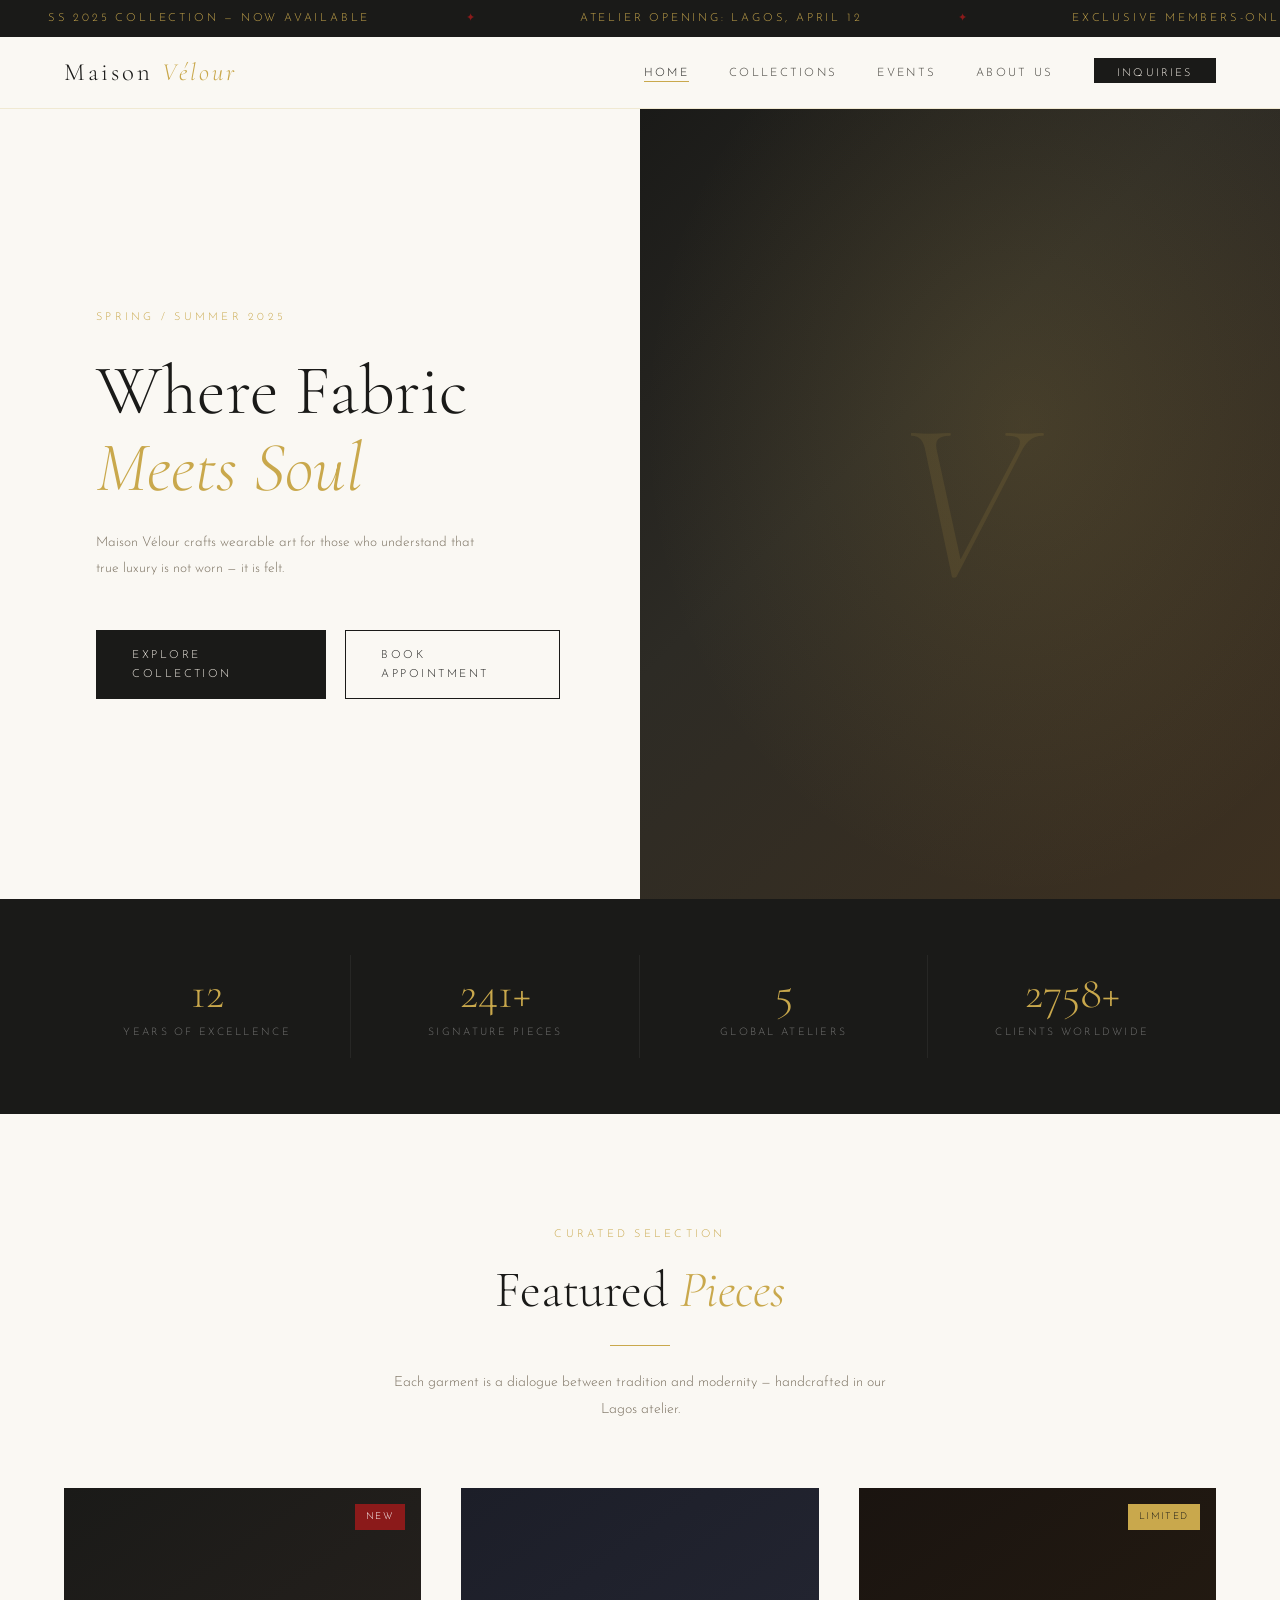
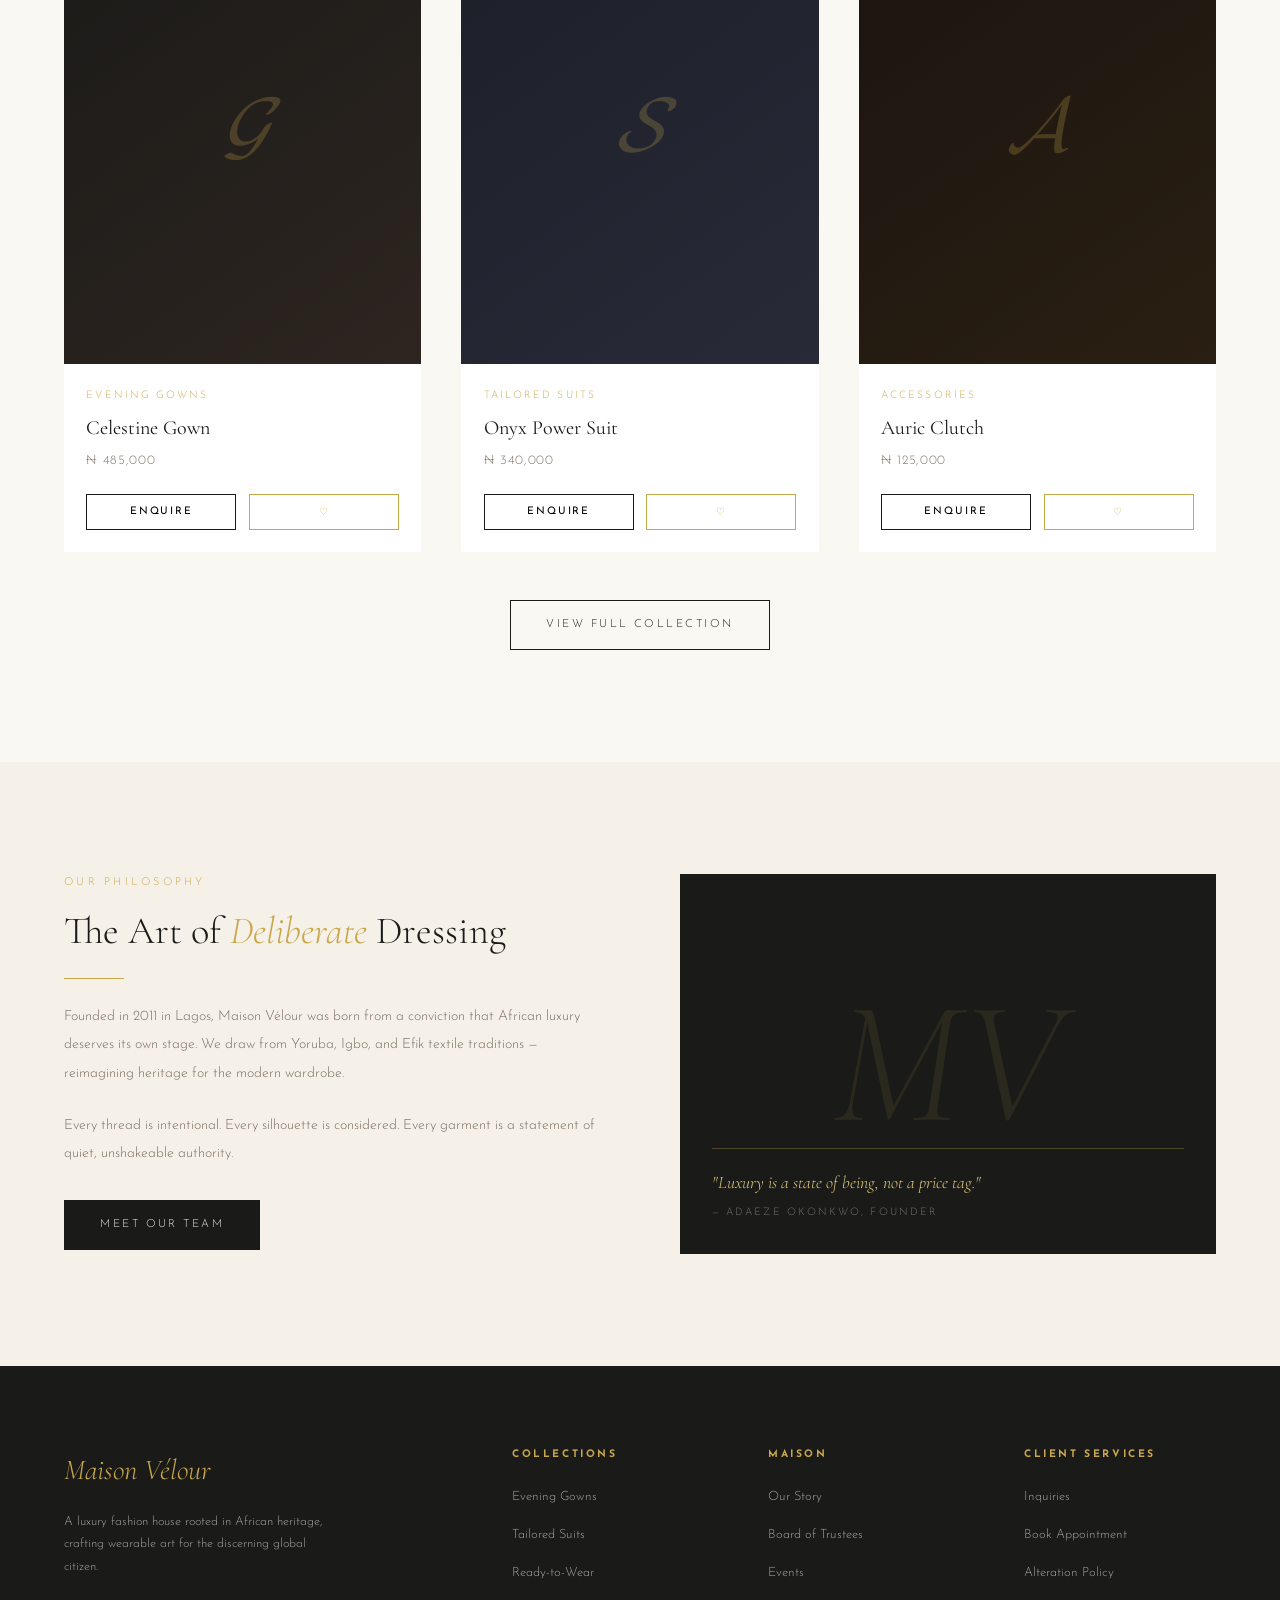
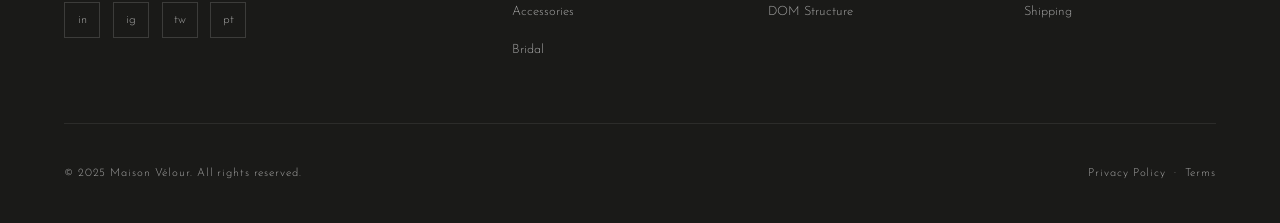
<file: index.html>
<!DOCTYPE html>
<html lang="en">
<head>
  <meta charset="UTF-8" />
  <meta name="viewport" content="width=device-width, initial-scale=1.0" />
  <title>Maison Vélour — Luxury Fashion House</title>
  <link rel="stylesheet" href="styles.css" />
</head>
<body>

  <!-- MARQUEE -->
  <div class="marquee-bar" aria-label="Upcoming announcements">
    <div class="marquee-track">
      <span>SS 2025 Collection — Now Available</span><span class="dot">✦</span>
      <span>Atelier Opening: Lagos, April 12</span><span class="dot">✦</span>
      <span>Exclusive Members-Only Trunk Show — March 28</span><span class="dot">✦</span>
      <span>Complimentary alterations on all full-price gowns</span><span class="dot">✦</span>
      <span>Flagship Boutique: 7 Marina Drive, Victoria Island</span><span class="dot">✦</span>
      <span>SS 2025 Collection — Now Available</span><span class="dot">✦</span>
      <span>Atelier Opening: Lagos, April 12</span><span class="dot">✦</span>
      <span>Exclusive Members-Only Trunk Show — March 28</span><span class="dot">✦</span>
      <span>Complimentary alterations on all full-price gowns</span><span class="dot">✦</span>
      <span>Flagship Boutique: 7 Marina Drive, Victoria Island</span><span class="dot">✦</span>
    </div>
  </div>

  <!-- NAVIGATION -->
  <nav class="site-nav">
    <a href="index.html" class="nav-logo">Maison <em>Vélour</em></a>
    <ul class="nav-links">
      <li><a href="index.html">Home</a></li>
      <li><a href="collections.html">Collections</a></li>
      <li><a href="events.html">Events</a></li>
      <li><a href="about.html">About Us</a></li>
      <li><a href="inquiries.html" class="nav-cta">Inquiries</a></li>
    </ul>
  </nav>

  <!-- HERO -->
  <section class="hero">
    <div class="hero-text reveal">
      <p class="hero-eyebrow">Spring / Summer 2025</p>
      <h1 class="hero-title">Where Fabric<br><em>Meets Soul</em></h1>
      <p class="hero-sub">Maison Vélour crafts wearable art for those who understand that true luxury is not worn — it is felt.</p>
      <div class="hero-actions">
        <a href="collections.html" class="btn-primary">Explore Collection</a>
        <a href="inquiries.html" class="btn-outline">Book Appointment</a>
      </div>
    </div>
    <div class="hero-visual">
      <div class="hero-visual-inner">
        <div class="hero-illustration">V</div>
      </div>
    </div>
  </section>

  <!-- STATS -->
  <div class="stats-bar">
    <div class="stat-item">
      <div class="stat-number" data-target="14" data-suffix="">14</div>
      <div class="stat-label">Years of Excellence</div>
    </div>
    <div class="stat-item">
      <div class="stat-number" data-target="280" data-suffix="+">280+</div>
      <div class="stat-label">Signature Pieces</div>
    </div>
    <div class="stat-item">
      <div class="stat-number" data-target="6" data-suffix="">6</div>
      <div class="stat-label">Global Ateliers</div>
    </div>
    <div class="stat-item">
      <div class="stat-number" data-target="3200" data-suffix="+">3200+</div>
      <div class="stat-label">Clients Worldwide</div>
    </div>
  </div>

  <!-- FEATURED SECTION -->
  <section class="section">
    <div class="container">
      <div class="section-header reveal">
        <span class="section-eyebrow">Curated Selection</span>
        <h2 class="section-title">Featured <em>Pieces</em></h2>
        <div class="section-divider"></div>
        <p class="section-desc">Each garment is a dialogue between tradition and modernity — handcrafted in our Lagos atelier.</p>
      </div>

      <div class="product-grid">
        <div class="product-card reveal" data-category="gowns">
          <div class="product-img">
            <div class="product-img-fill" style="background:linear-gradient(145deg,#1a1a18,#2d2520)">𝓖</div>
            <span class="product-badge">New</span>
          </div>
          <div class="product-info">
            <div class="product-category">Evening Gowns</div>
            <div class="product-name">Celestine Gown</div>
            <div class="product-price">₦ 485,000</div>
          </div>
          <div class="product-actions">
            <button class="btn-sm" onclick="showToast('Celestine Gown added to enquiry list')">Enquire</button>
            <button class="btn-sm gold">♡</button>
          </div>
        </div>

        <div class="product-card reveal" data-category="suits">
          <div class="product-img">
            <div class="product-img-fill" style="background:linear-gradient(145deg,#1c1e28,#282a38)">𝓢</div>
          </div>
          <div class="product-info">
            <div class="product-category">Tailored Suits</div>
            <div class="product-name">Onyx Power Suit</div>
            <div class="product-price">₦ 340,000</div>
          </div>
          <div class="product-actions">
            <button class="btn-sm" onclick="showToast('Onyx Power Suit added to enquiry list')">Enquire</button>
            <button class="btn-sm gold">♡</button>
          </div>
        </div>

        <div class="product-card reveal" data-category="accessories">
          <div class="product-img">
            <div class="product-img-fill" style="background:linear-gradient(145deg,#1a1410,#2a1f12)">𝓐</div>
            <span class="product-badge" style="background:#c9a84c;color:#1a1a18">Limited</span>
          </div>
          <div class="product-info">
            <div class="product-category">Accessories</div>
            <div class="product-name">Auric Clutch</div>
            <div class="product-price">₦ 125,000</div>
          </div>
          <div class="product-actions">
            <button class="btn-sm" onclick="showToast('Auric Clutch added to enquiry list')">Enquire</button>
            <button class="btn-sm gold">♡</button>
          </div>
        </div>
      </div>

      <div style="text-align:center;margin-top:3rem;">
        <a href="collections.html" class="btn-outline">View Full Collection</a>
      </div>
    </div>
  </section>

  <!-- ABOUT STRIP -->
  <section class="section section-alt">
    <div class="container">
      <div class="inquiry-grid reveal">
        <div>
          <span class="section-eyebrow">Our Philosophy</span>
          <h2 class="section-title" style="text-align:left;font-size:2.4rem;">The Art of <em>Deliberate</em> Dressing</h2>
          <div class="section-divider" style="margin:1.5rem 0;"></div>
          <p style="font-size:0.88rem;color:var(--warm);line-height:2;margin-bottom:1.5rem;">Founded in 2011 in Lagos, Maison Vélour was born from a conviction that African luxury deserves its own stage. We draw from Yoruba, Igbo, and Efik textile traditions — reimagining heritage for the modern wardrobe.</p>
          <p style="font-size:0.88rem;color:var(--warm);line-height:2;margin-bottom:2rem;">Every thread is intentional. Every silhouette is considered. Every garment is a statement of quiet, unshakeable authority.</p>
          <a href="about.html" class="btn-primary">Meet Our Team</a>
        </div>
        <div style="background:var(--charcoal);display:flex;align-items:center;justify-content:center;min-height:380px;position:relative;overflow:hidden;">
          <div style="font-family:var(--ff-head);font-size:11rem;font-style:italic;color:rgba(201,168,76,0.1);line-height:1;user-select:none;">MV</div>
          <div style="position:absolute;bottom:2rem;left:2rem;right:2rem;border-top:1px solid rgba(201,168,76,0.3);padding-top:1.2rem;">
            <p style="color:var(--gold-lt);font-family:var(--ff-head);font-style:italic;font-size:1.1rem;">"Luxury is a state of being, not a price tag."</p>
            <p style="color:rgba(255,255,255,0.4);font-size:0.65rem;letter-spacing:0.2em;text-transform:uppercase;margin-top:0.4rem;">— Adaeze Okonkwo, Founder</p>
          </div>
        </div>
      </div>
    </div>
  </section>

  <!-- FOOTER -->
  <footer class="site-footer">
    <div class="footer-top container">
      <div class="footer-brand">
        <div class="footer-logo">Maison Vélour</div>
        <p class="footer-tagline">A luxury fashion house rooted in African heritage, crafting wearable art for the discerning global citizen.</p>
        <div class="footer-social">
          <a href="#" class="social-link">in</a>
          <a href="#" class="social-link">ig</a>
          <a href="#" class="social-link">tw</a>
          <a href="#" class="social-link">pt</a>
        </div>
      </div>
      <div class="footer-col">
        <h4>Collections</h4>
        <ul>
          <li><a href="collections.html">Evening Gowns</a></li>
          <li><a href="collections.html">Tailored Suits</a></li>
          <li><a href="collections.html">Ready-to-Wear</a></li>
          <li><a href="collections.html">Accessories</a></li>
          <li><a href="collections.html">Bridal</a></li>
        </ul>
      </div>
      <div class="footer-col">
        <h4>Maison</h4>
        <ul>
          <li><a href="about.html">Our Story</a></li>
          <li><a href="about.html">Board of Trustees</a></li>
          <li><a href="events.html">Events</a></li>
          <li><a href="dom.html">DOM Structure</a></li>
        </ul>
      </div>
      <div class="footer-col">
        <h4>Client Services</h4>
        <ul>
          <li><a href="inquiries.html">Inquiries</a></li>
          <li><a href="inquiries.html">Book Appointment</a></li>
          <li><a href="#">Alteration Policy</a></li>
          <li><a href="#">Shipping</a></li>
        </ul>
      </div>
    </div>
    <div class="footer-bottom container">
      <span>© 2025 Maison Vélour. All rights reserved.</span>
      <span><a href="#">Privacy Policy</a> &nbsp;·&nbsp; <a href="#">Terms</a></span>
    </div>
  </footer>

  <script src="main.js"></script>
</body>
</html>
</file>
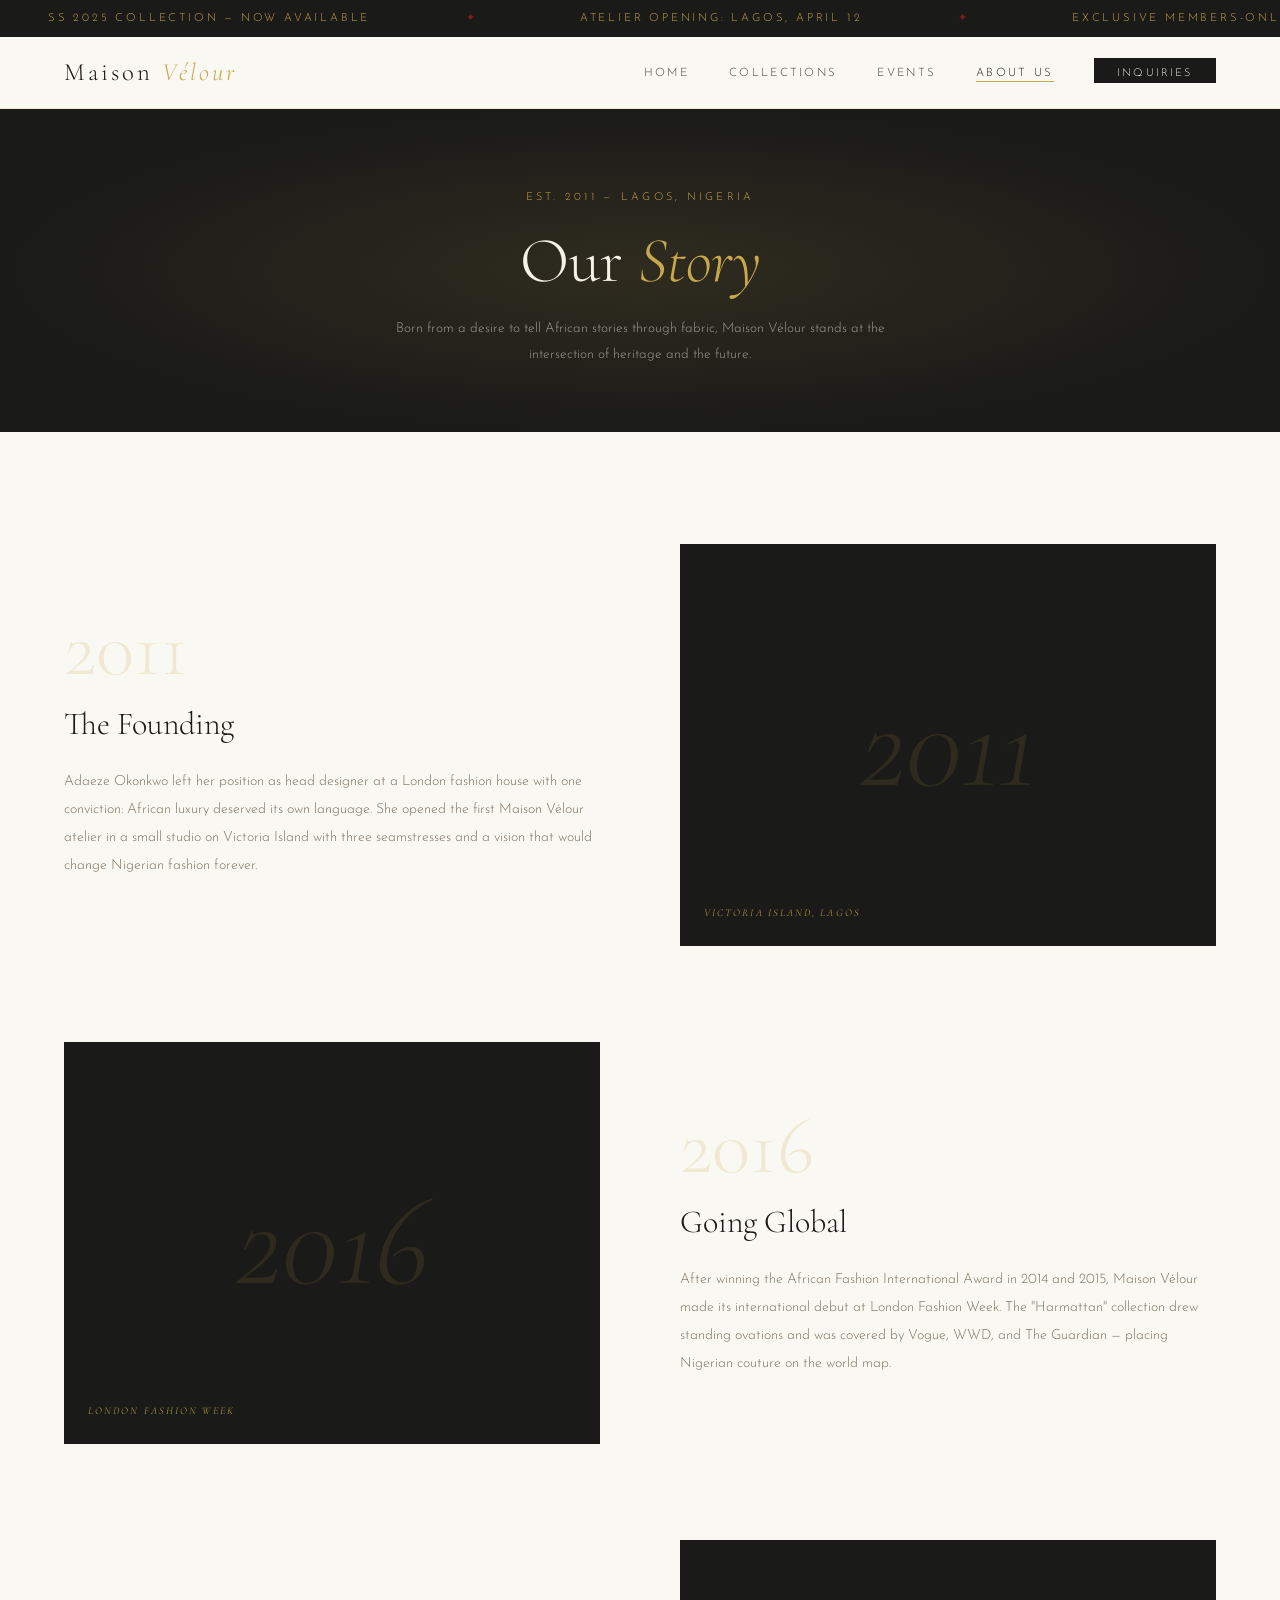
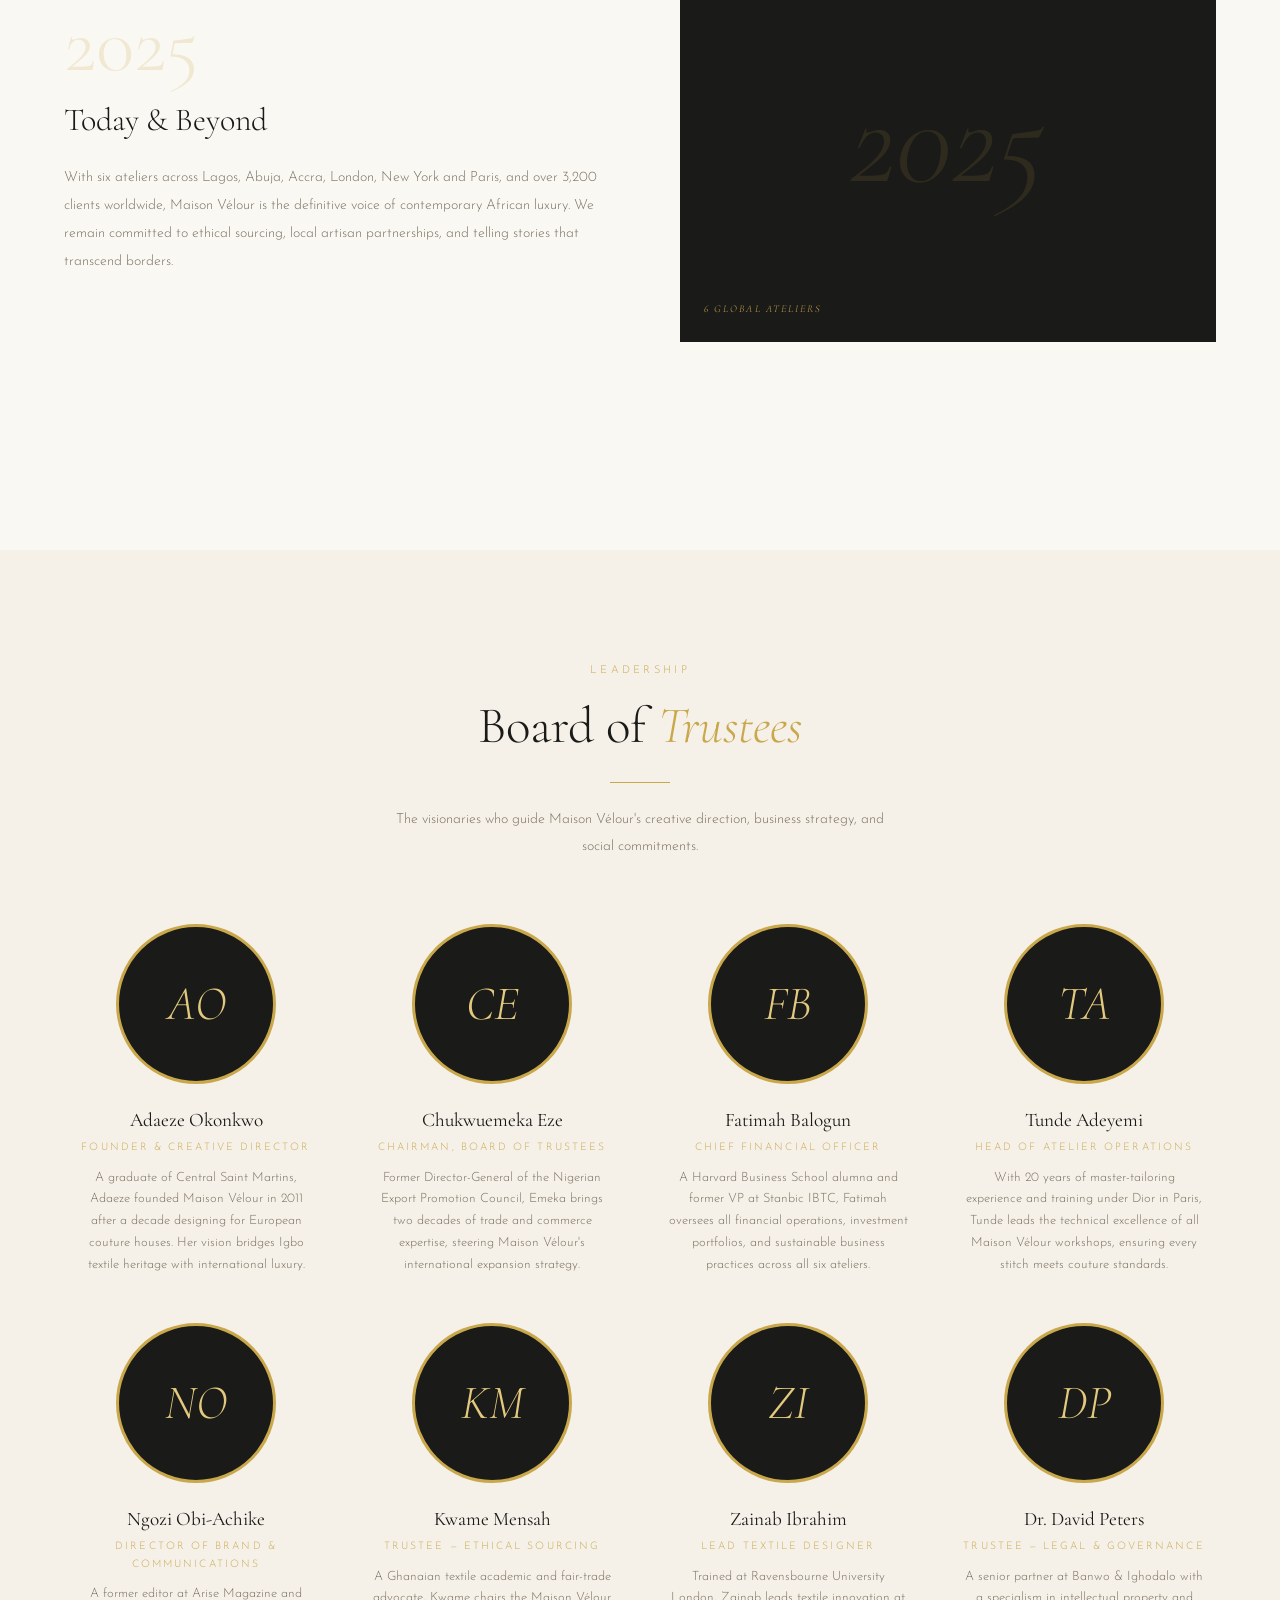
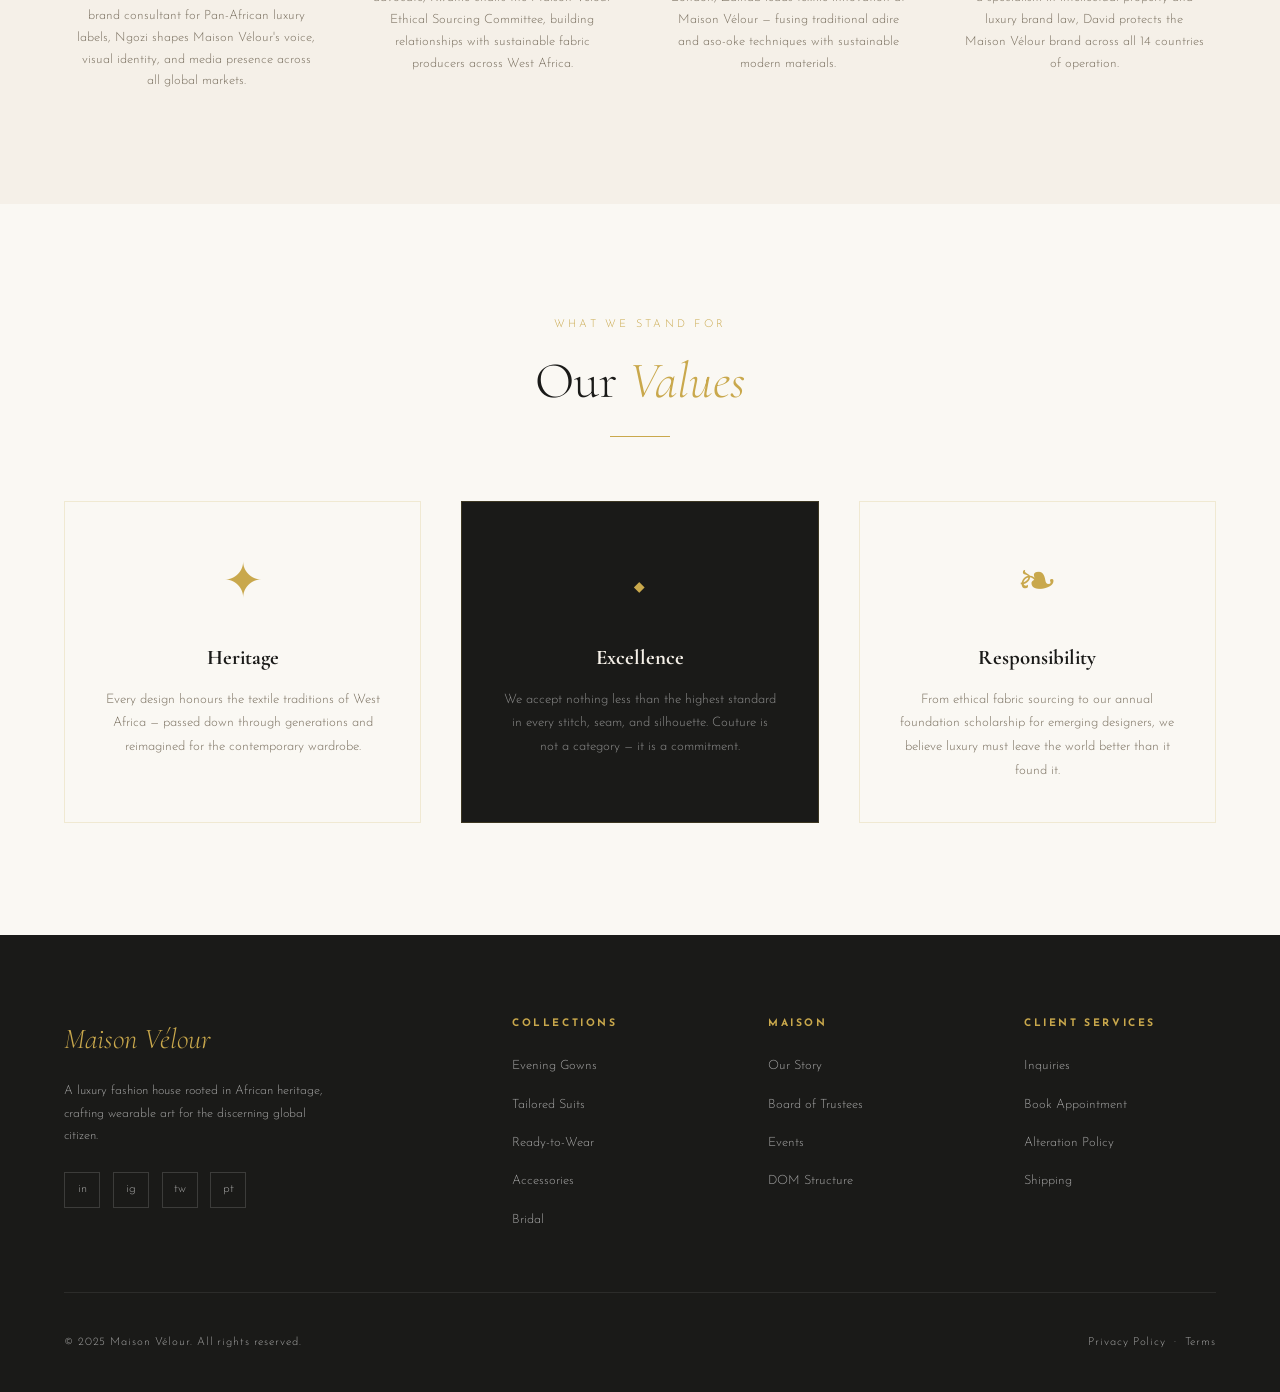
<file: about.html>
<!DOCTYPE html>
<html lang="en">
<head>
  <meta charset="UTF-8" />
  <meta name="viewport" content="width=device-width, initial-scale=1.0" />
  <title>About Us — Maison Vélour</title>
  <link rel="stylesheet" href="styles.css" />
  <style>
    .story-grid {
      display: grid;
      grid-template-columns: 1fr 1fr;
      gap: 5rem;
      align-items: center;
      margin-bottom: 6rem;
    }
    .story-grid:nth-child(even) { direction: rtl; }
    .story-grid:nth-child(even) > * { direction: ltr; }
    .story-year {
      font-family: var(--ff-head);
      font-size: 5rem;
      font-weight: 300;
      color: rgba(201,168,76,0.2);
      line-height: 1;
      margin-bottom: 0.5rem;
    }
    .story-body {
      font-size: 0.88rem;
      color: var(--warm);
      line-height: 2;
    }
    .story-visual {
      background: var(--charcoal);
      aspect-ratio: 4/3;
      display: flex;
      align-items: center;
      justify-content: center;
      font-family: var(--ff-head);
      font-style: italic;
      font-size: 8rem;
      color: rgba(201,168,76,0.12);
      position: relative;
    }
    .story-visual-label {
      position: absolute;
      bottom: 1.5rem;
      left: 1.5rem;
      font-size: 0.65rem;
      letter-spacing: 0.2em;
      text-transform: uppercase;
      color: var(--gold);
    }
    @media (max-width: 768px) {
      .story-grid { grid-template-columns: 1fr; gap: 2rem; direction: ltr !important; }
    }
  </style>
</head>
<body>

  <!-- MARQUEE -->
  <div class="marquee-bar">
    <div class="marquee-track">
      <span>SS 2025 Collection — Now Available</span><span class="dot">✦</span>
      <span>Atelier Opening: Lagos, April 12</span><span class="dot">✦</span>
      <span>Exclusive Members-Only Trunk Show — March 28</span><span class="dot">✦</span>
      <span>Complimentary alterations on all full-price gowns</span><span class="dot">✦</span>
      <span>Flagship Boutique: 7 Marina Drive, Victoria Island</span><span class="dot">✦</span>
      <span>SS 2025 Collection — Now Available</span><span class="dot">✦</span>
      <span>Atelier Opening: Lagos, April 12</span><span class="dot">✦</span>
      <span>Exclusive Members-Only Trunk Show — March 28</span><span class="dot">✦</span>
      <span>Complimentary alterations on all full-price gowns</span><span class="dot">✦</span>
      <span>Flagship Boutique: 7 Marina Drive, Victoria Island</span><span class="dot">✦</span>
    </div>
  </div>

  <!-- NAVIGATION -->
  <nav class="site-nav">
    <a href="index.html" class="nav-logo">Maison <em>Vélour</em></a>
    <ul class="nav-links">
      <li><a href="index.html">Home</a></li>
      <li><a href="collections.html">Collections</a></li>
      <li><a href="events.html">Events</a></li>
      <li><a href="about.html">About Us</a></li>
      <li><a href="inquiries.html" class="nav-cta">Inquiries</a></li>
    </ul>
  </nav>

  <!-- PAGE HERO -->
  <div class="page-hero">
    <p class="page-hero-eyebrow">Est. 2011 — Lagos, Nigeria</p>
    <h1 class="page-hero-title">Our <em>Story</em></h1>
    <p class="page-hero-sub">Born from a desire to tell African stories through fabric, Maison Vélour stands at the intersection of heritage and the future.</p>
  </div>

  <!-- OUR STORY -->
  <section class="section">
    <div class="container">

      <div class="story-grid reveal">
        <div>
          <div class="story-year">2011</div>
          <h3 style="font-family:var(--ff-head);font-size:2rem;font-weight:300;margin-bottom:1rem;">The Founding</h3>
          <p class="story-body">Adaeze Okonkwo left her position as head designer at a London fashion house with one conviction: African luxury deserved its own language. She opened the first Maison Vélour atelier in a small studio on Victoria Island with three seamstresses and a vision that would change Nigerian fashion forever.</p>
        </div>
        <div class="story-visual">2011<div class="story-visual-label">Victoria Island, Lagos</div></div>
      </div>

      <div class="story-grid reveal">
        <div>
          <div class="story-year">2016</div>
          <h3 style="font-family:var(--ff-head);font-size:2rem;font-weight:300;margin-bottom:1rem;">Going Global</h3>
          <p class="story-body">After winning the African Fashion International Award in 2014 and 2015, Maison Vélour made its international debut at London Fashion Week. The "Harmattan" collection drew standing ovations and was covered by Vogue, WWD, and The Guardian — placing Nigerian couture on the world map.</p>
        </div>
        <div class="story-visual">2016<div class="story-visual-label">London Fashion Week</div></div>
      </div>

      <div class="story-grid reveal">
        <div>
          <div class="story-year">2025</div>
          <h3 style="font-family:var(--ff-head);font-size:2rem;font-weight:300;margin-bottom:1rem;">Today & Beyond</h3>
          <p class="story-body">With six ateliers across Lagos, Abuja, Accra, London, New York and Paris, and over 3,200 clients worldwide, Maison Vélour is the definitive voice of contemporary African luxury. We remain committed to ethical sourcing, local artisan partnerships, and telling stories that transcend borders.</p>
        </div>
        <div class="story-visual">2025<div class="story-visual-label">6 Global Ateliers</div></div>
      </div>

    </div>
  </section>

  <!-- BOARD OF TRUSTEES -->
  <section class="section section-alt" id="board">
    <div class="container">
      <div class="section-header reveal">
        <span class="section-eyebrow">Leadership</span>
        <h2 class="section-title">Board of <em>Trustees</em></h2>
        <div class="section-divider"></div>
        <p class="section-desc">The visionaries who guide Maison Vélour's creative direction, business strategy, and social commitments.</p>
      </div>

      <div class="board-grid">

        <div class="board-card reveal">
          <div class="board-avatar">AO</div>
          <div class="board-name">Adaeze Okonkwo</div>
          <div class="board-role">Founder & Creative Director</div>
          <p class="board-bio">A graduate of Central Saint Martins, Adaeze founded Maison Vélour in 2011 after a decade designing for European couture houses. Her vision bridges Igbo textile heritage with international luxury.</p>
        </div>

        <div class="board-card reveal">
          <div class="board-avatar">CE</div>
          <div class="board-name">Chukwuemeka Eze</div>
          <div class="board-role">Chairman, Board of Trustees</div>
          <p class="board-bio">Former Director-General of the Nigerian Export Promotion Council, Emeka brings two decades of trade and commerce expertise, steering Maison Vélour's international expansion strategy.</p>
        </div>

        <div class="board-card reveal">
          <div class="board-avatar">FB</div>
          <div class="board-name">Fatimah Balogun</div>
          <div class="board-role">Chief Financial Officer</div>
          <p class="board-bio">A Harvard Business School alumna and former VP at Stanbic IBTC, Fatimah oversees all financial operations, investment portfolios, and sustainable business practices across all six ateliers.</p>
        </div>

        <div class="board-card reveal">
          <div class="board-avatar">TA</div>
          <div class="board-name">Tunde Adeyemi</div>
          <div class="board-role">Head of Atelier Operations</div>
          <p class="board-bio">With 20 years of master-tailoring experience and training under Dior in Paris, Tunde leads the technical excellence of all Maison Vélour workshops, ensuring every stitch meets couture standards.</p>
        </div>

        <div class="board-card reveal">
          <div class="board-avatar">NO</div>
          <div class="board-name">Ngozi Obi-Achike</div>
          <div class="board-role">Director of Brand & Communications</div>
          <p class="board-bio">A former editor at Arise Magazine and brand consultant for Pan-African luxury labels, Ngozi shapes Maison Vélour's voice, visual identity, and media presence across all global markets.</p>
        </div>

        <div class="board-card reveal">
          <div class="board-avatar">KM</div>
          <div class="board-name">Kwame Mensah</div>
          <div class="board-role">Trustee — Ethical Sourcing</div>
          <p class="board-bio">A Ghanaian textile academic and fair-trade advocate, Kwame chairs the Maison Vélour Ethical Sourcing Committee, building relationships with sustainable fabric producers across West Africa.</p>
        </div>

        <div class="board-card reveal">
          <div class="board-avatar">ZI</div>
          <div class="board-name">Zainab Ibrahim</div>
          <div class="board-role">Lead Textile Designer</div>
          <p class="board-bio">Trained at Ravensbourne University London, Zainab leads textile innovation at Maison Vélour — fusing traditional adire and aso-oke techniques with sustainable modern materials.</p>
        </div>

        <div class="board-card reveal">
          <div class="board-avatar">DP</div>
          <div class="board-name">Dr. David Peters</div>
          <div class="board-role">Trustee — Legal & Governance</div>
          <p class="board-bio">A senior partner at Banwo & Ighodalo with a specialism in intellectual property and luxury brand law, David protects the Maison Vélour brand across all 14 countries of operation.</p>
        </div>

      </div>
    </div>
  </section>

  <!-- VALUES -->
  <section class="section">
    <div class="container">
      <div class="section-header reveal">
        <span class="section-eyebrow">What We Stand For</span>
        <h2 class="section-title">Our <em>Values</em></h2>
        <div class="section-divider"></div>
      </div>
      <div style="display:grid;grid-template-columns:repeat(3,1fr);gap:2.5rem;" class="reveal">
        <div style="padding:2.5rem;border:1px solid rgba(201,168,76,0.2);text-align:center;">
          <div style="font-family:var(--ff-head);font-size:3rem;color:var(--gold);margin-bottom:1rem;">✦</div>
          <h4 style="font-family:var(--ff-head);font-size:1.3rem;margin-bottom:0.8rem;">Heritage</h4>
          <p style="font-size:0.82rem;color:var(--warm);line-height:1.8;">Every design honours the textile traditions of West Africa — passed down through generations and reimagined for the contemporary wardrobe.</p>
        </div>
        <div style="padding:2.5rem;border:1px solid rgba(201,168,76,0.2);text-align:center;background:var(--charcoal);">
          <div style="font-family:var(--ff-head);font-size:3rem;color:var(--gold);margin-bottom:1rem;">◆</div>
          <h4 style="font-family:var(--ff-head);font-size:1.3rem;margin-bottom:0.8rem;color:var(--cream);">Excellence</h4>
          <p style="font-size:0.82rem;color:rgba(255,255,255,0.5);line-height:1.8;">We accept nothing less than the highest standard in every stitch, seam, and silhouette. Couture is not a category — it is a commitment.</p>
        </div>
        <div style="padding:2.5rem;border:1px solid rgba(201,168,76,0.2);text-align:center;">
          <div style="font-family:var(--ff-head);font-size:3rem;color:var(--gold);margin-bottom:1rem;">❧</div>
          <h4 style="font-family:var(--ff-head);font-size:1.3rem;margin-bottom:0.8rem;">Responsibility</h4>
          <p style="font-size:0.82rem;color:var(--warm);line-height:1.8;">From ethical fabric sourcing to our annual foundation scholarship for emerging designers, we believe luxury must leave the world better than it found it.</p>
        </div>
      </div>
    </div>
  </section>

  <!-- FOOTER -->
  <footer class="site-footer">
    <div class="footer-top container">
      <div class="footer-brand">
        <div class="footer-logo">Maison Vélour</div>
        <p class="footer-tagline">A luxury fashion house rooted in African heritage, crafting wearable art for the discerning global citizen.</p>
        <div class="footer-social">
          <a href="#" class="social-link">in</a>
          <a href="#" class="social-link">ig</a>
          <a href="#" class="social-link">tw</a>
          <a href="#" class="social-link">pt</a>
        </div>
      </div>
      <div class="footer-col">
        <h4>Collections</h4>
        <ul>
          <li><a href="collections.html">Evening Gowns</a></li>
          <li><a href="collections.html">Tailored Suits</a></li>
          <li><a href="collections.html">Ready-to-Wear</a></li>
          <li><a href="collections.html">Accessories</a></li>
          <li><a href="collections.html">Bridal</a></li>
        </ul>
      </div>
      <div class="footer-col">
        <h4>Maison</h4>
        <ul>
          <li><a href="about.html">Our Story</a></li>
          <li><a href="about.html">Board of Trustees</a></li>
          <li><a href="events.html">Events</a></li>
          <li><a href="dom.html">DOM Structure</a></li>
        </ul>
      </div>
      <div class="footer-col">
        <h4>Client Services</h4>
        <ul>
          <li><a href="inquiries.html">Inquiries</a></li>
          <li><a href="inquiries.html">Book Appointment</a></li>
          <li><a href="#">Alteration Policy</a></li>
          <li><a href="#">Shipping</a></li>
        </ul>
      </div>
    </div>
    <div class="footer-bottom container">
      <span>© 2025 Maison Vélour. All rights reserved.</span>
      <span><a href="#">Privacy Policy</a> &nbsp;·&nbsp; <a href="#">Terms</a></span>
    </div>
  </footer>

  <script src="main.js"></script>
</body>
</html>
</file>
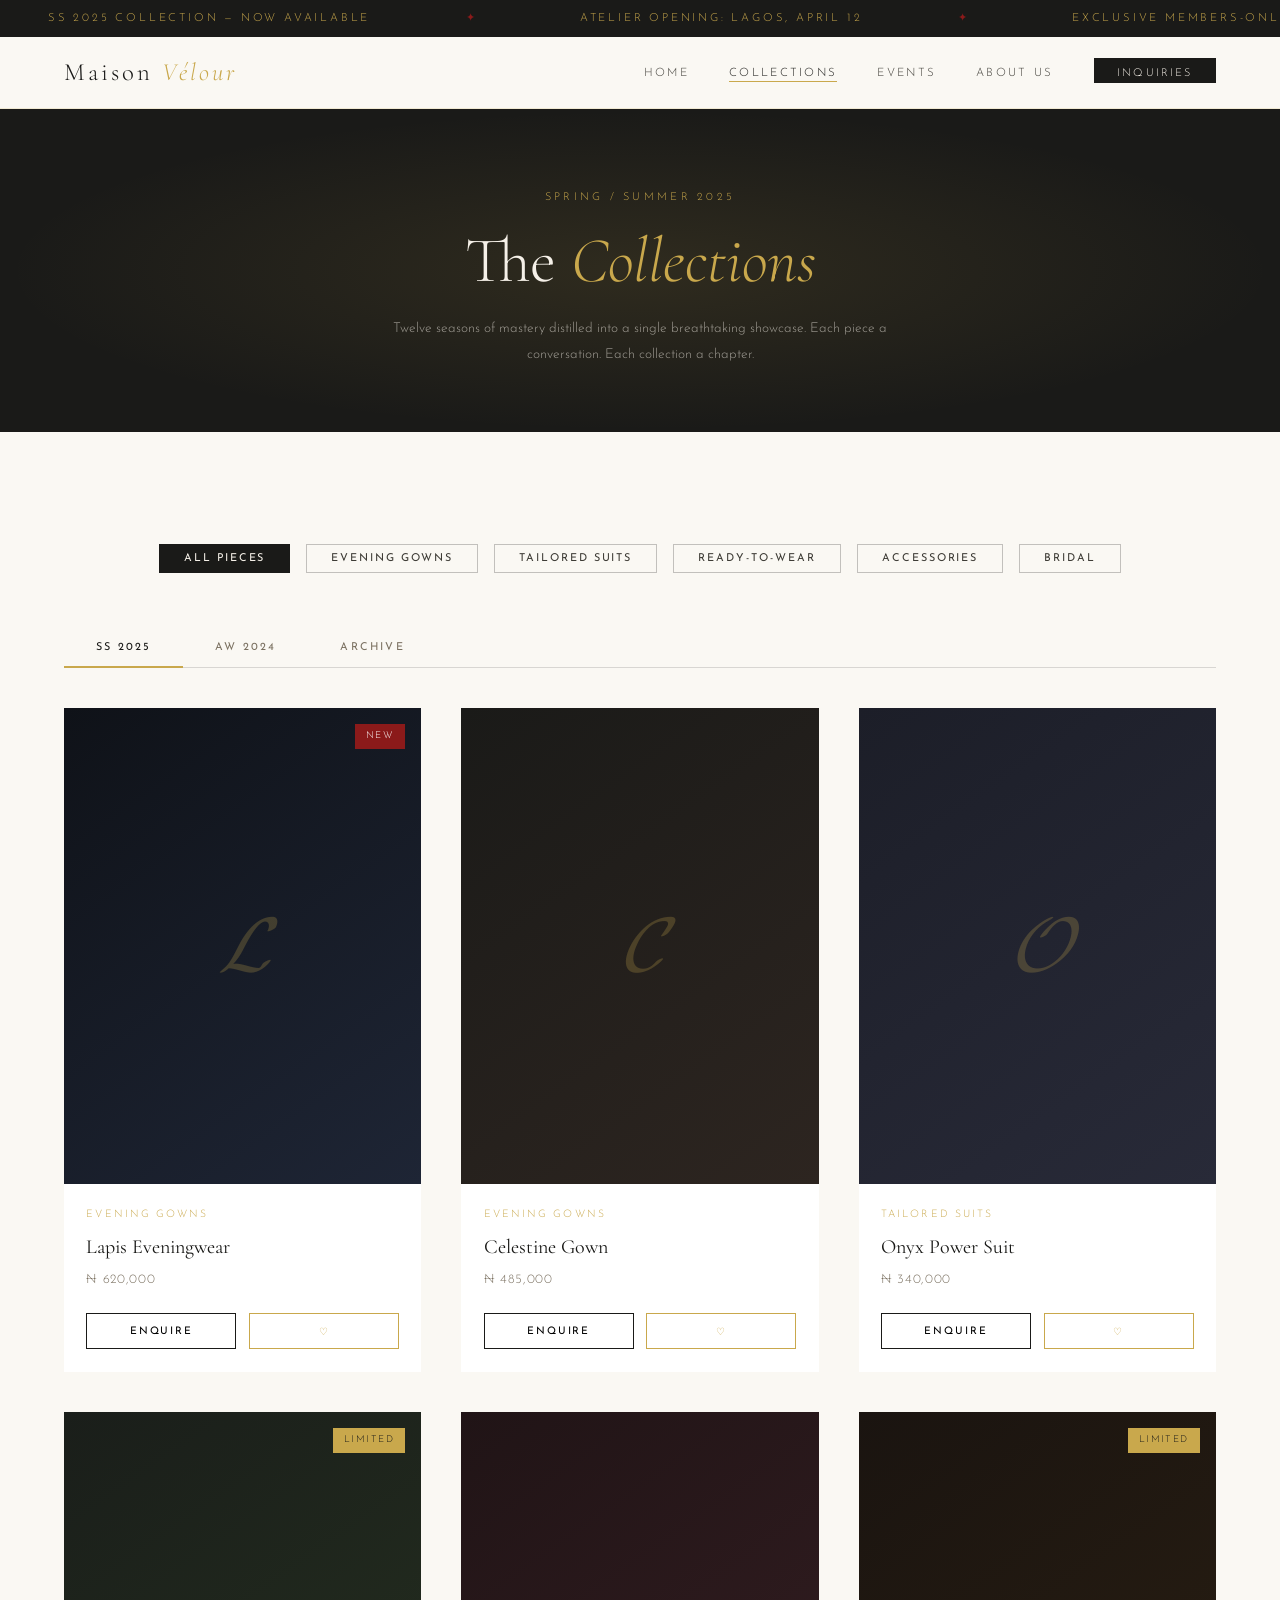
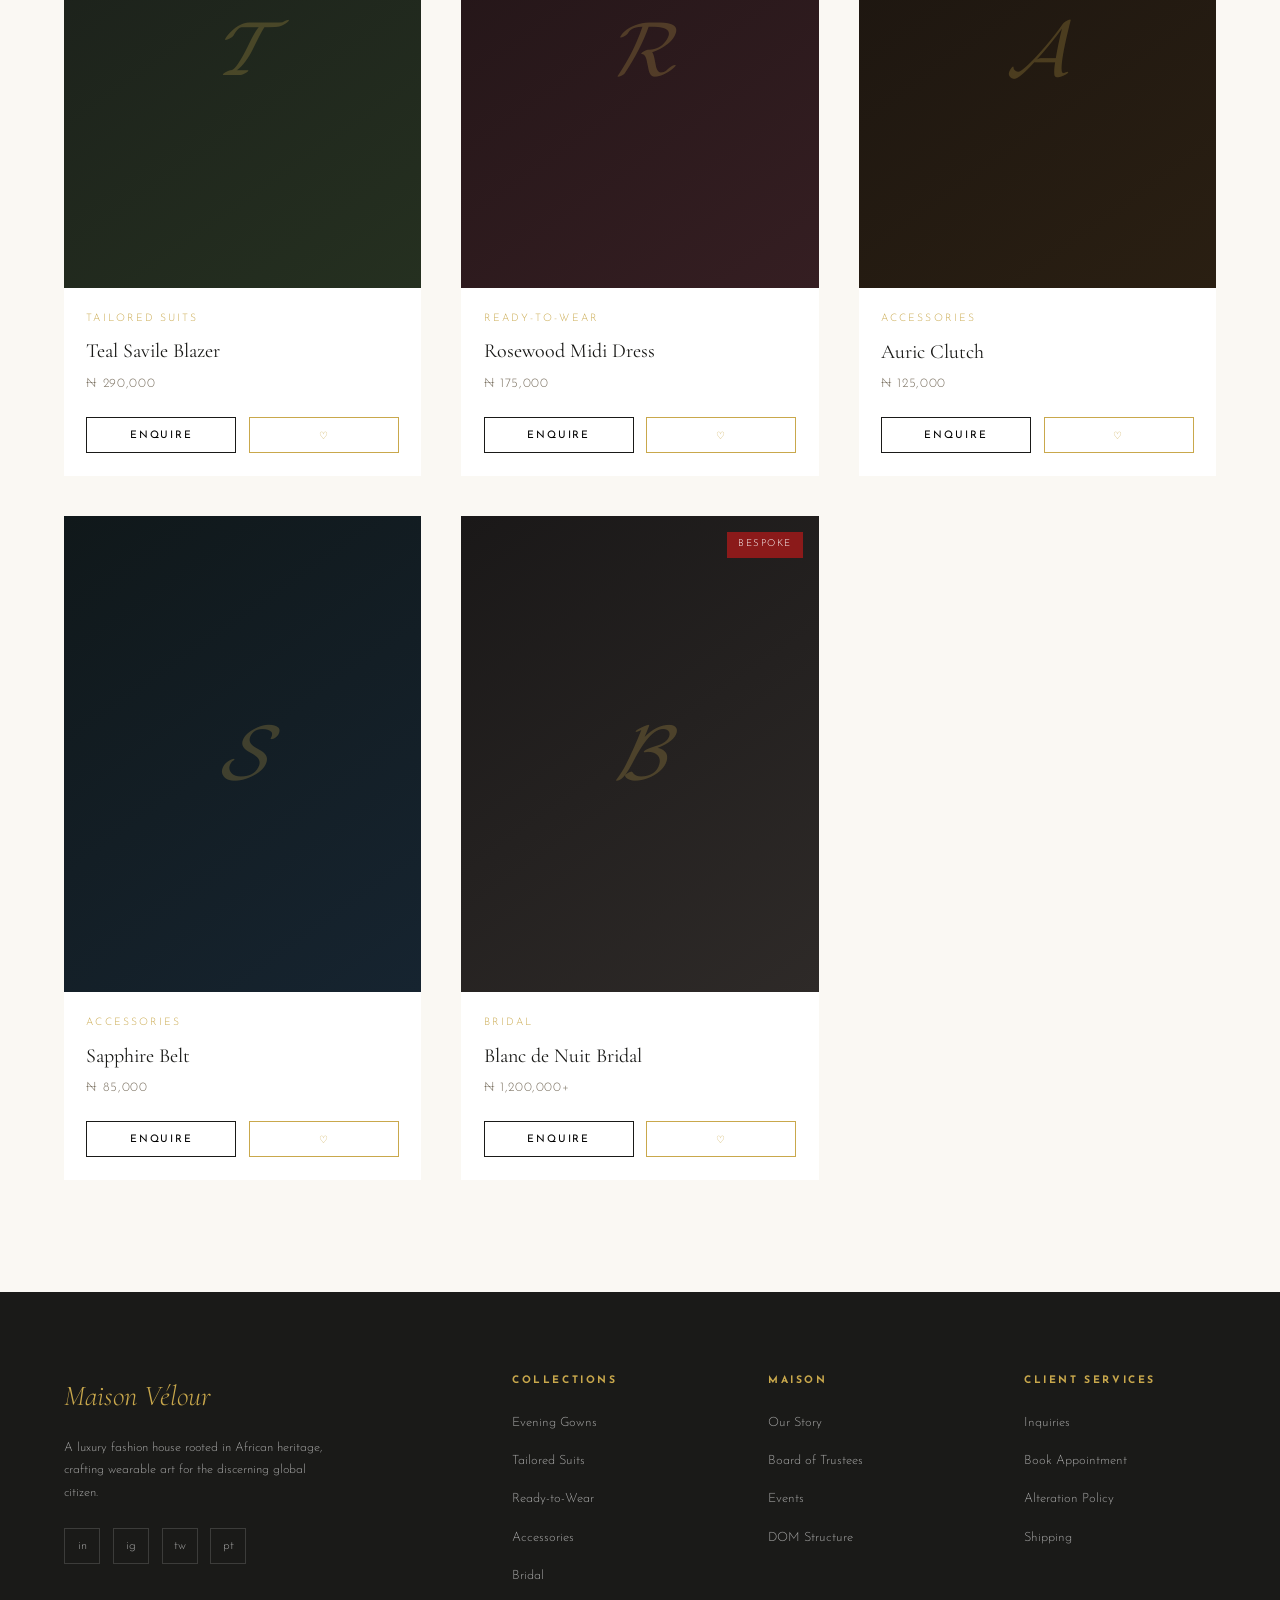
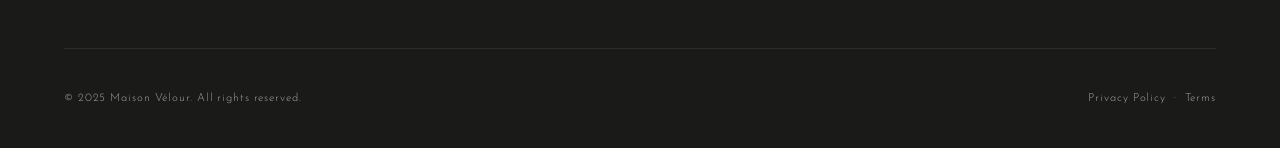
<file: collections.html>
<!DOCTYPE html>
<html lang="en">
<head>
  <meta charset="UTF-8" />
  <meta name="viewport" content="width=device-width, initial-scale=1.0" />
  <title>Collections — Maison Vélour</title>
  <link rel="stylesheet" href="styles.css" />
</head>
<body>

  <!-- MARQUEE -->
  <div class="marquee-bar">
    <div class="marquee-track">
      <span>SS 2025 Collection — Now Available</span><span class="dot">✦</span>
      <span>Atelier Opening: Lagos, April 12</span><span class="dot">✦</span>
      <span>Exclusive Members-Only Trunk Show — March 28</span><span class="dot">✦</span>
      <span>Complimentary alterations on all full-price gowns</span><span class="dot">✦</span>
      <span>Flagship Boutique: 7 Marina Drive, Victoria Island</span><span class="dot">✦</span>
      <span>SS 2025 Collection — Now Available</span><span class="dot">✦</span>
      <span>Atelier Opening: Lagos, April 12</span><span class="dot">✦</span>
      <span>Exclusive Members-Only Trunk Show — March 28</span><span class="dot">✦</span>
      <span>Complimentary alterations on all full-price gowns</span><span class="dot">✦</span>
      <span>Flagship Boutique: 7 Marina Drive, Victoria Island</span><span class="dot">✦</span>
    </div>
  </div>

  <!-- NAVIGATION -->
  <nav class="site-nav">
    <a href="index.html" class="nav-logo">Maison <em>Vélour</em></a>
    <ul class="nav-links">
      <li><a href="index.html">Home</a></li>
      <li><a href="collections.html">Collections</a></li>
      <li><a href="events.html">Events</a></li>
      <li><a href="about.html">About Us</a></li>
      <li><a href="inquiries.html" class="nav-cta">Inquiries</a></li>
    </ul>
  </nav>

  <!-- PAGE HERO -->
  <div class="page-hero">
    <p class="page-hero-eyebrow">Spring / Summer 2025</p>
    <h1 class="page-hero-title">The <em>Collections</em></h1>
    <p class="page-hero-sub">Twelve seasons of mastery distilled into a single breathtaking showcase. Each piece a conversation. Each collection a chapter.</p>
  </div>

  <!-- COLLECTIONS -->
  <section class="section">
    <div class="container">

      <!-- Filter Bar -->
      <div class="filter-bar">
        <button class="filter-btn active" data-filter="all">All Pieces</button>
        <button class="filter-btn" data-filter="gowns">Evening Gowns</button>
        <button class="filter-btn" data-filter="suits">Tailored Suits</button>
        <button class="filter-btn" data-filter="rtw">Ready-to-Wear</button>
        <button class="filter-btn" data-filter="accessories">Accessories</button>
        <button class="filter-btn" data-filter="bridal">Bridal</button>
      </div>

      <!-- Tabs for Season -->
      <div data-tabs>
        <div class="tab-nav">
          <button class="tab-btn active" data-tab="ss25">SS 2025</button>
          <button class="tab-btn" data-tab="aw24">AW 2024</button>
          <button class="tab-btn" data-tab="archive">Archive</button>
        </div>

        <!-- SS25 Tab -->
        <div id="ss25" class="tab-panel active">
          <div class="product-grid">

            <div class="product-card reveal" data-category="gowns">
              <div class="product-img">
                <div class="product-img-fill" style="background:linear-gradient(145deg,#0f1218,#1e2535)">𝓛</div>
                <span class="product-badge">New</span>
              </div>
              <div class="product-info">
                <div class="product-category">Evening Gowns</div>
                <div class="product-name">Lapis Eveningwear</div>
                <div class="product-price">₦ 620,000</div>
              </div>
              <div class="product-actions">
                <button class="btn-sm" onclick="showToast('Lapis Eveningwear added to enquiry')">Enquire</button>
                <button class="btn-sm gold">♡</button>
              </div>
            </div>

            <div class="product-card reveal" data-category="gowns">
              <div class="product-img">
                <div class="product-img-fill" style="background:linear-gradient(145deg,#1a1a18,#2d2520)">𝓒</div>
              </div>
              <div class="product-info">
                <div class="product-category">Evening Gowns</div>
                <div class="product-name">Celestine Gown</div>
                <div class="product-price">₦ 485,000</div>
              </div>
              <div class="product-actions">
                <button class="btn-sm" onclick="showToast('Celestine Gown added to enquiry')">Enquire</button>
                <button class="btn-sm gold">♡</button>
              </div>
            </div>

            <div class="product-card reveal" data-category="suits">
              <div class="product-img">
                <div class="product-img-fill" style="background:linear-gradient(145deg,#1c1e28,#282a38)">𝓞</div>
              </div>
              <div class="product-info">
                <div class="product-category">Tailored Suits</div>
                <div class="product-name">Onyx Power Suit</div>
                <div class="product-price">₦ 340,000</div>
              </div>
              <div class="product-actions">
                <button class="btn-sm" onclick="showToast('Onyx Power Suit added to enquiry')">Enquire</button>
                <button class="btn-sm gold">♡</button>
              </div>
            </div>

            <div class="product-card reveal" data-category="suits">
              <div class="product-img">
                <div class="product-img-fill" style="background:linear-gradient(145deg,#1a1e1a,#253020)">𝓣</div>
                <span class="product-badge" style="background:#c9a84c;color:#1a1a18">Limited</span>
              </div>
              <div class="product-info">
                <div class="product-category">Tailored Suits</div>
                <div class="product-name">Teal Savile Blazer</div>
                <div class="product-price">₦ 290,000</div>
              </div>
              <div class="product-actions">
                <button class="btn-sm" onclick="showToast('Teal Savile Blazer added to enquiry')">Enquire</button>
                <button class="btn-sm gold">♡</button>
              </div>
            </div>

            <div class="product-card reveal" data-category="rtw">
              <div class="product-img">
                <div class="product-img-fill" style="background:linear-gradient(145deg,#201416,#351e22)">𝓡</div>
              </div>
              <div class="product-info">
                <div class="product-category">Ready-to-Wear</div>
                <div class="product-name">Rosewood Midi Dress</div>
                <div class="product-price">₦ 175,000</div>
              </div>
              <div class="product-actions">
                <button class="btn-sm" onclick="showToast('Rosewood Midi Dress added to enquiry')">Enquire</button>
                <button class="btn-sm gold">♡</button>
              </div>
            </div>

            <div class="product-card reveal" data-category="accessories">
              <div class="product-img">
                <div class="product-img-fill" style="background:linear-gradient(145deg,#1a1410,#2a1f12)">𝓐</div>
                <span class="product-badge" style="background:#c9a84c;color:#1a1a18">Limited</span>
              </div>
              <div class="product-info">
                <div class="product-category">Accessories</div>
                <div class="product-name">Auric Clutch</div>
                <div class="product-price">₦ 125,000</div>
              </div>
              <div class="product-actions">
                <button class="btn-sm" onclick="showToast('Auric Clutch added to enquiry')">Enquire</button>
                <button class="btn-sm gold">♡</button>
              </div>
            </div>

            <div class="product-card reveal" data-category="accessories">
              <div class="product-img">
                <div class="product-img-fill" style="background:linear-gradient(145deg,#10181a,#162430)">𝓢</div>
              </div>
              <div class="product-info">
                <div class="product-category">Accessories</div>
                <div class="product-name">Sapphire Belt</div>
                <div class="product-price">₦ 85,000</div>
              </div>
              <div class="product-actions">
                <button class="btn-sm" onclick="showToast('Sapphire Belt added to enquiry')">Enquire</button>
                <button class="btn-sm gold">♡</button>
              </div>
            </div>

            <div class="product-card reveal" data-category="bridal">
              <div class="product-img">
                <div class="product-img-fill" style="background:linear-gradient(145deg,#1a1818,#2e2a28)">𝓑</div>
                <span class="product-badge">Bespoke</span>
              </div>
              <div class="product-info">
                <div class="product-category">Bridal</div>
                <div class="product-name">Blanc de Nuit Bridal</div>
                <div class="product-price">₦ 1,200,000+</div>
              </div>
              <div class="product-actions">
                <button class="btn-sm" onclick="showToast('Blanc de Nuit — bridal consultation requested')">Enquire</button>
                <button class="btn-sm gold">♡</button>
              </div>
            </div>

          </div>
        </div>

        <!-- AW24 Tab -->
        <div id="aw24" class="tab-panel">
          <div class="product-grid">
            <div class="product-card reveal" data-category="gowns">
              <div class="product-img">
                <div class="product-img-fill" style="background:linear-gradient(145deg,#141010,#281a14)">𝓐</div>
              </div>
              <div class="product-info">
                <div class="product-category">Evening Gowns</div>
                <div class="product-name">Amber Velvet Gown</div>
                <div class="product-price">₦ 530,000</div>
              </div>
              <div class="product-actions">
                <button class="btn-sm" onclick="showToast('Amber Velvet Gown added to enquiry')">Enquire</button>
                <button class="btn-sm gold">♡</button>
              </div>
            </div>
            <div class="product-card reveal" data-category="rtw">
              <div class="product-img">
                <div class="product-img-fill" style="background:linear-gradient(145deg,#181010,#2a1818)">𝓜</div>
              </div>
              <div class="product-info">
                <div class="product-category">Ready-to-Wear</div>
                <div class="product-name">Merlot Wrap Dress</div>
                <div class="product-price">₦ 195,000</div>
              </div>
              <div class="product-actions">
                <button class="btn-sm" onclick="showToast('Merlot Wrap Dress added to enquiry')">Enquire</button>
                <button class="btn-sm gold">♡</button>
              </div>
            </div>
          </div>
        </div>

        <!-- Archive Tab -->
        <div id="archive" class="tab-panel">
          <div style="text-align:center;padding:4rem 2rem;">
            <p style="font-family:var(--ff-head);font-size:1.4rem;font-style:italic;color:var(--warm);">Archive pieces available by private appointment.</p>
            <a href="inquiries.html" class="btn-primary" style="margin-top:1.5rem;display:inline-block;">Book a Viewing</a>
          </div>
        </div>
      </div>

    </div>
  </section>

  <!-- FOOTER -->
  <footer class="site-footer">
    <div class="footer-top container">
      <div class="footer-brand">
        <div class="footer-logo">Maison Vélour</div>
        <p class="footer-tagline">A luxury fashion house rooted in African heritage, crafting wearable art for the discerning global citizen.</p>
        <div class="footer-social">
          <a href="#" class="social-link">in</a>
          <a href="#" class="social-link">ig</a>
          <a href="#" class="social-link">tw</a>
          <a href="#" class="social-link">pt</a>
        </div>
      </div>
      <div class="footer-col">
        <h4>Collections</h4>
        <ul>
          <li><a href="collections.html">Evening Gowns</a></li>
          <li><a href="collections.html">Tailored Suits</a></li>
          <li><a href="collections.html">Ready-to-Wear</a></li>
          <li><a href="collections.html">Accessories</a></li>
          <li><a href="collections.html">Bridal</a></li>
        </ul>
      </div>
      <div class="footer-col">
        <h4>Maison</h4>
        <ul>
          <li><a href="about.html">Our Story</a></li>
          <li><a href="about.html">Board of Trustees</a></li>
          <li><a href="events.html">Events</a></li>
          <li><a href="dom.html">DOM Structure</a></li>
        </ul>
      </div>
      <div class="footer-col">
        <h4>Client Services</h4>
        <ul>
          <li><a href="inquiries.html">Inquiries</a></li>
          <li><a href="inquiries.html">Book Appointment</a></li>
          <li><a href="#">Alteration Policy</a></li>
          <li><a href="#">Shipping</a></li>
        </ul>
      </div>
    </div>
    <div class="footer-bottom container">
      <span>© 2025 Maison Vélour. All rights reserved.</span>
      <span><a href="#">Privacy Policy</a> &nbsp;·&nbsp; <a href="#">Terms</a></span>
    </div>
  </footer>

  <script src="main.js"></script>
</body>
</html>
</file>
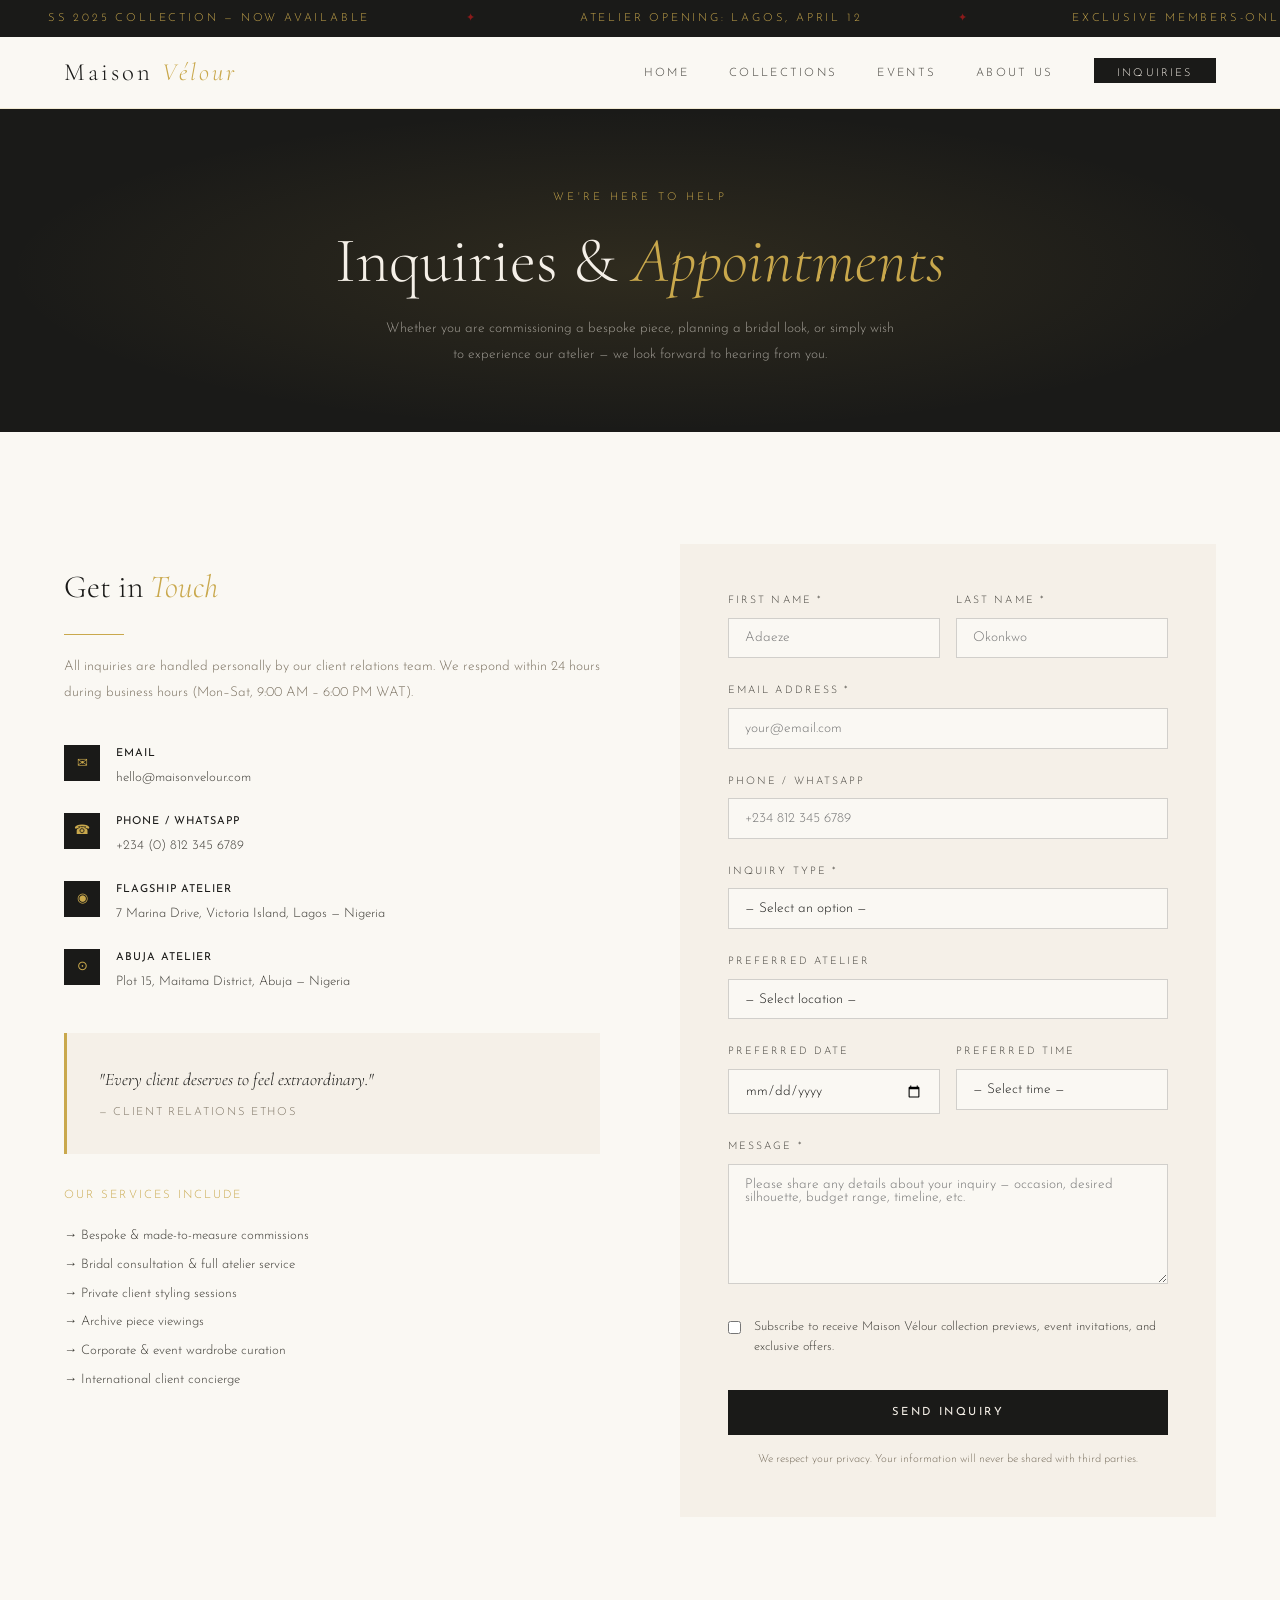
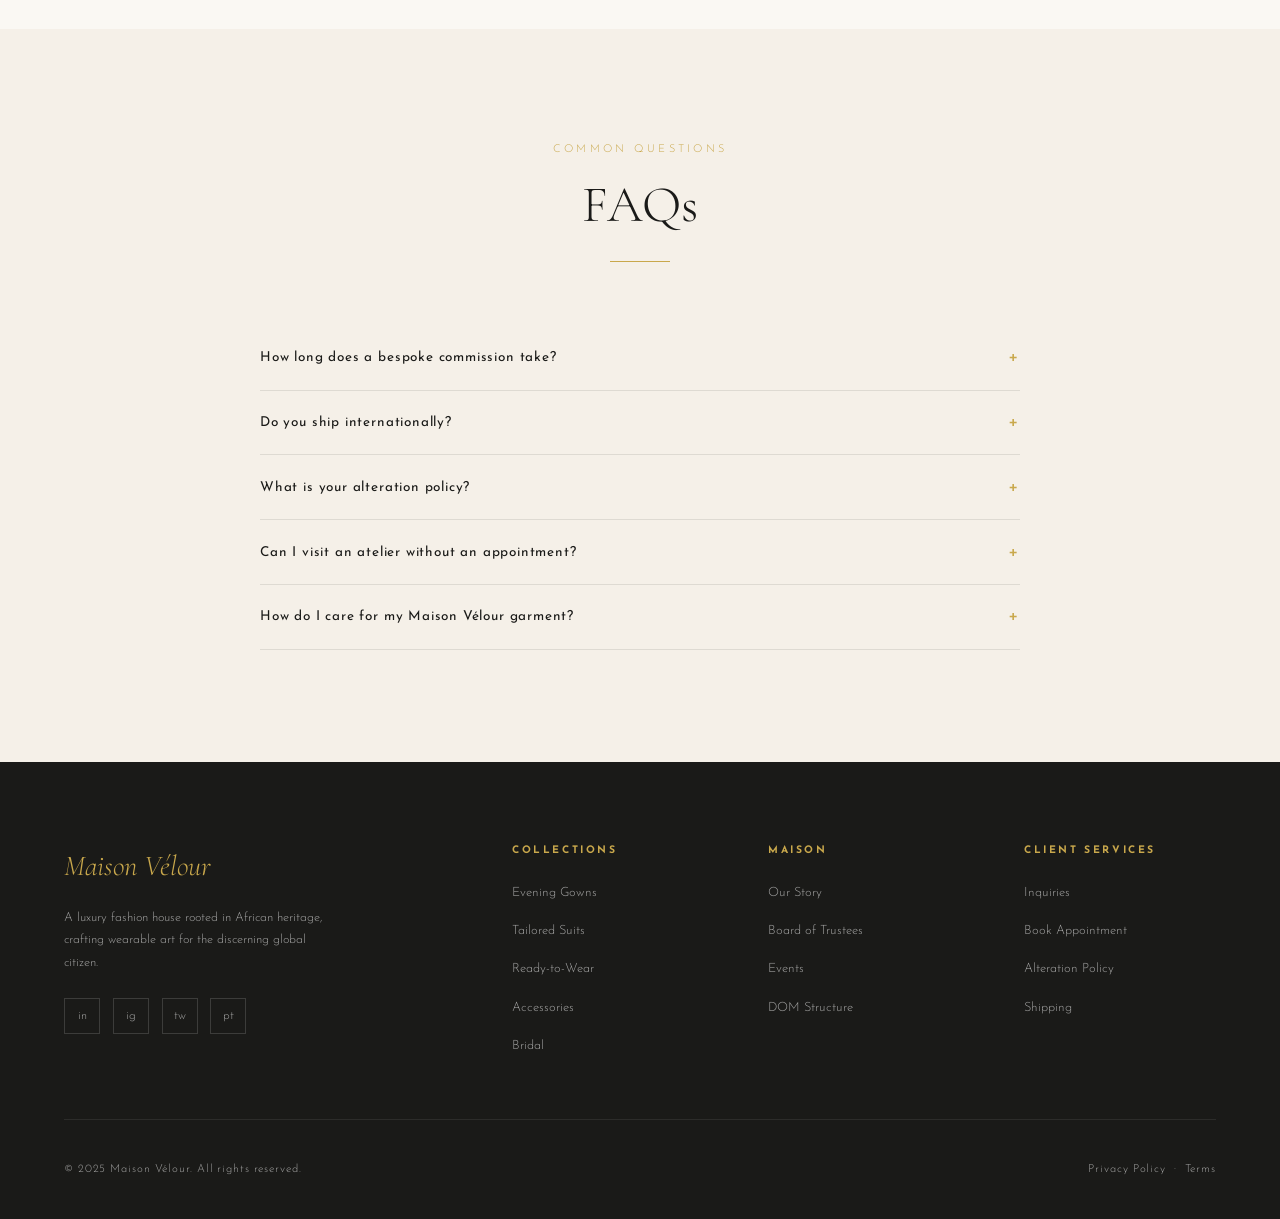
<file: inquiries.html>
<!DOCTYPE html>
<html lang="en">
<head>
  <meta charset="UTF-8" />
  <meta name="viewport" content="width=device-width, initial-scale=1.0" />
  <title>Inquiries & Appointments — Maison Vélour</title>
  <link rel="stylesheet" href="styles.css" />
</head>
<body>

  <!-- MARQUEE -->
  <div class="marquee-bar">
    <div class="marquee-track">
      <span>SS 2025 Collection — Now Available</span><span class="dot">✦</span>
      <span>Atelier Opening: Lagos, April 12</span><span class="dot">✦</span>
      <span>Exclusive Members-Only Trunk Show — March 28</span><span class="dot">✦</span>
      <span>Complimentary alterations on all full-price gowns</span><span class="dot">✦</span>
      <span>Flagship Boutique: 7 Marina Drive, Victoria Island</span><span class="dot">✦</span>
      <span>SS 2025 Collection — Now Available</span><span class="dot">✦</span>
      <span>Atelier Opening: Lagos, April 12</span><span class="dot">✦</span>
      <span>Exclusive Members-Only Trunk Show — March 28</span><span class="dot">✦</span>
      <span>Complimentary alterations on all full-price gowns</span><span class="dot">✦</span>
      <span>Flagship Boutique: 7 Marina Drive, Victoria Island</span><span class="dot">✦</span>
    </div>
  </div>

  <!-- NAVIGATION -->
  <nav class="site-nav">
    <a href="index.html" class="nav-logo">Maison <em>Vélour</em></a>
    <ul class="nav-links">
      <li><a href="index.html">Home</a></li>
      <li><a href="collections.html">Collections</a></li>
      <li><a href="events.html">Events</a></li>
      <li><a href="about.html">About Us</a></li>
      <li><a href="inquiries.html" class="nav-cta">Inquiries</a></li>
    </ul>
  </nav>

  <!-- PAGE HERO -->
  <div class="page-hero">
    <p class="page-hero-eyebrow">We're Here to Help</p>
    <h1 class="page-hero-title">Inquiries &amp; <em>Appointments</em></h1>
    <p class="page-hero-sub">Whether you are commissioning a bespoke piece, planning a bridal look, or simply wish to experience our atelier — we look forward to hearing from you.</p>
  </div>

  <!-- MAIN INQUIRY SECTION -->
  <section class="section">
    <div class="container">
      <div class="inquiry-grid reveal">

        <!-- Contact Info -->
        <div class="form-intro">
          <h3 style="font-family:var(--ff-head);font-weight:300;font-size:2rem;margin-bottom:0.5rem;">Get in <em style="color:var(--gold);font-style:italic;">Touch</em></h3>
          <div class="section-divider" style="margin:1.2rem 0;"></div>
          <p style="font-size:0.85rem;color:var(--warm);line-height:1.9;margin-bottom:2.5rem;">All inquiries are handled personally by our client relations team. We respond within 24 hours during business hours (Mon–Sat, 9:00 AM – 6:00 PM WAT).</p>

          <div class="contact-detail">
            <div class="contact-detail-icon">✉</div>
            <div>
              <strong>Email</strong>
              hello@maisonvelour.com
            </div>
          </div>

          <div class="contact-detail">
            <div class="contact-detail-icon">☎</div>
            <div>
              <strong>Phone / WhatsApp</strong>
              +234 (0) 812 345 6789
            </div>
          </div>

          <div class="contact-detail">
            <div class="contact-detail-icon">◉</div>
            <div>
              <strong>Flagship Atelier</strong>
              7 Marina Drive, Victoria Island, Lagos — Nigeria
            </div>
          </div>

          <div class="contact-detail">
            <div class="contact-detail-icon">⊙</div>
            <div>
              <strong>Abuja Atelier</strong>
              Plot 15, Maitama District, Abuja — Nigeria
            </div>
          </div>

          <div style="margin-top:2.5rem;background:var(--cream);padding:2rem;border-left:3px solid var(--gold);">
            <p style="font-family:var(--ff-head);font-style:italic;font-size:1.1rem;color:var(--charcoal);margin-bottom:0.5rem;">"Every client deserves to feel extraordinary."</p>
            <p style="font-size:0.7rem;letter-spacing:0.15em;text-transform:uppercase;color:var(--warm);">— Client Relations Ethos</p>
          </div>

          <div style="margin-top:2rem;">
            <p style="font-size:0.72rem;letter-spacing:0.18em;text-transform:uppercase;color:var(--gold);margin-bottom:1rem;">Our Services Include</p>
            <ul style="font-size:0.82rem;color:var(--mid);line-height:2.2;">
              <li>→ Bespoke & made-to-measure commissions</li>
              <li>→ Bridal consultation & full atelier service</li>
              <li>→ Private client styling sessions</li>
              <li>→ Archive piece viewings</li>
              <li>→ Corporate & event wardrobe curation</li>
              <li>→ International client concierge</li>
            </ul>
          </div>
        </div>

        <!-- Inquiry Form -->
        <div>
          <form class="inquiry-form" id="inquiryForm" novalidate>
            <div class="form-row">
              <div class="form-group">
                <label class="form-label" for="firstName">First Name *</label>
                <input class="form-input" type="text" id="firstName" name="firstName" placeholder="Adaeze" required />
              </div>
              <div class="form-group">
                <label class="form-label" for="lastName">Last Name *</label>
                <input class="form-input" type="text" id="lastName" name="lastName" placeholder="Okonkwo" required />
              </div>
            </div>

            <div class="form-group">
              <label class="form-label" for="email">Email Address *</label>
              <input class="form-input" type="email" id="email" name="email" placeholder="your@email.com" required />
            </div>

            <div class="form-group">
              <label class="form-label" for="phone">Phone / WhatsApp</label>
              <input class="form-input" type="tel" id="phone" name="phone" placeholder="+234 812 345 6789" />
            </div>

            <div class="form-group">
              <label class="form-label" for="inquiryType">Inquiry Type *</label>
              <select class="form-select" id="inquiryType" name="inquiryType" required>
                <option value="">— Select an option —</option>
                <option value="bespoke">Bespoke Commission</option>
                <option value="bridal">Bridal Consultation</option>
                <option value="appointment">Atelier Appointment</option>
                <option value="rtw">Ready-to-Wear Purchase</option>
                <option value="styling">Private Styling Session</option>
                <option value="event">Event Wardrobe Curation</option>
                <option value="general">General Inquiry</option>
              </select>
            </div>

            <div class="form-group">
              <label class="form-label" for="preferredAtelier">Preferred Atelier</label>
              <select class="form-select" id="preferredAtelier" name="preferredAtelier">
                <option value="">— Select location —</option>
                <option value="vi">Victoria Island, Lagos</option>
                <option value="lekki">Lekki, Lagos</option>
                <option value="abuja">Maitama, Abuja</option>
                <option value="accra">Accra, Ghana</option>
                <option value="london">Mayfair, London</option>
                <option value="newyork">Manhattan, New York</option>
              </select>
            </div>

            <div class="form-row">
              <div class="form-group">
                <label class="form-label" for="prefDate">Preferred Date</label>
                <input class="form-input" type="date" id="prefDate" name="prefDate" />
              </div>
              <div class="form-group">
                <label class="form-label" for="prefTime">Preferred Time</label>
                <select class="form-select" id="prefTime" name="prefTime">
                  <option value="">— Select time —</option>
                  <option>9:00 AM</option>
                  <option>10:00 AM</option>
                  <option>11:00 AM</option>
                  <option>12:00 PM</option>
                  <option>1:00 PM</option>
                  <option>2:00 PM</option>
                  <option>3:00 PM</option>
                  <option>4:00 PM</option>
                  <option>5:00 PM</option>
                </select>
              </div>
            </div>

            <div class="form-group">
              <label class="form-label" for="message">Message *</label>
              <textarea class="form-textarea" id="message" name="message" placeholder="Please share any details about your inquiry — occasion, desired silhouette, budget range, timeline, etc." required></textarea>
            </div>

            <div class="form-group">
              <label style="display:flex;align-items:flex-start;gap:0.8rem;cursor:pointer;font-size:0.78rem;color:var(--mid);line-height:1.6;">
                <input type="checkbox" id="newsletter" name="newsletter" style="margin-top:3px;accent-color:var(--gold);" />
                Subscribe to receive Maison Vélour collection previews, event invitations, and exclusive offers.
              </label>
            </div>

            <button type="submit" class="btn-primary form-submit">Send Inquiry</button>
            <p class="form-note">We respect your privacy. Your information will never be shared with third parties.</p>
          </form>
        </div>

      </div>
    </div>
  </section>

  <!-- FAQ -->
  <section class="section section-alt">
    <div class="container">
      <div class="section-header reveal">
        <span class="section-eyebrow">Common Questions</span>
        <h2 class="section-title">FAQs</h2>
        <div class="section-divider"></div>
      </div>
      <div style="max-width:760px;margin:0 auto;" id="faqList"></div>
    </div>
  </section>

  <!-- FOOTER -->
  <footer class="site-footer">
    <div class="footer-top container">
      <div class="footer-brand">
        <div class="footer-logo">Maison Vélour</div>
        <p class="footer-tagline">A luxury fashion house rooted in African heritage, crafting wearable art for the discerning global citizen.</p>
        <div class="footer-social">
          <a href="#" class="social-link">in</a>
          <a href="#" class="social-link">ig</a>
          <a href="#" class="social-link">tw</a>
          <a href="#" class="social-link">pt</a>
        </div>
      </div>
      <div class="footer-col">
        <h4>Collections</h4>
        <ul>
          <li><a href="collections.html">Evening Gowns</a></li>
          <li><a href="collections.html">Tailored Suits</a></li>
          <li><a href="collections.html">Ready-to-Wear</a></li>
          <li><a href="collections.html">Accessories</a></li>
          <li><a href="collections.html">Bridal</a></li>
        </ul>
      </div>
      <div class="footer-col">
        <h4>Maison</h4>
        <ul>
          <li><a href="about.html">Our Story</a></li>
          <li><a href="about.html">Board of Trustees</a></li>
          <li><a href="events.html">Events</a></li>
          <li><a href="dom.html">DOM Structure</a></li>
        </ul>
      </div>
      <div class="footer-col">
        <h4>Client Services</h4>
        <ul>
          <li><a href="inquiries.html">Inquiries</a></li>
          <li><a href="inquiries.html">Book Appointment</a></li>
          <li><a href="#">Alteration Policy</a></li>
          <li><a href="#">Shipping</a></li>
        </ul>
      </div>
    </div>
    <div class="footer-bottom container">
      <span>© 2025 Maison Vélour. All rights reserved.</span>
      <span><a href="#">Privacy Policy</a> &nbsp;·&nbsp; <a href="#">Terms</a></span>
    </div>
  </footer>

  <script src="main.js"></script>
  <script>
    // Dynamic FAQ accordion
    const faqs = [
      { q: 'How long does a bespoke commission take?', a: 'Bespoke commissions typically require 8–14 weeks from initial consultation to final fitting, depending on the complexity of the garment. Rush timelines may be accommodated for an additional fee.' },
      { q: 'Do you ship internationally?', a: 'Yes. We ship to over 40 countries via secure, insured courier. Delivery timelines and import duties vary by destination — our client relations team can advise on specifics.' },
      { q: 'What is your alteration policy?', a: 'All full-price garments come with complimentary alterations within 60 days of purchase. Alterations must be performed at a Maison Vélour atelier.' },
      { q: 'Can I visit an atelier without an appointment?', a: 'Walk-ins are welcome at our Victoria Island and Lekki ateliers during business hours, though we strongly recommend booking in advance to ensure a dedicated stylist is available for you.' },
      { q: 'How do I care for my Maison Vélour garment?', a: 'All garments come with a care card. Most pieces require dry cleaning. For specific care enquiries, please contact our atelier team — we are happy to guide you.' },
    ];

    const faqList = document.getElementById('faqList');
    faqs.forEach((item, i) => {
      const wrapper = document.createElement('div');
      wrapper.style.cssText = 'border-bottom:1px solid rgba(26,26,24,0.1);';
      wrapper.innerHTML = `
        <button onclick="toggleFAQ(this)" style="width:100%;display:flex;justify-content:space-between;align-items:center;padding:1.4rem 0;background:none;border:none;cursor:pointer;font-family:var(--ff-ui);font-size:0.85rem;letter-spacing:0.06em;color:var(--charcoal);text-align:left;">
          <span>${item.q}</span>
          <span style="color:var(--gold);font-size:1.2rem;transition:transform 0.3s ease;flex-shrink:0;margin-left:1rem;">+</span>
        </button>
        <div style="display:none;padding:0 0 1.4rem;font-size:0.83rem;color:var(--warm);line-height:1.9;">${item.a}</div>
      `;
      faqList.appendChild(wrapper);
    });

    function toggleFAQ(btn) {
      const content = btn.nextElementSibling;
      const icon = btn.querySelector('span:last-child');
      const isOpen = content.style.display !== 'none';
      content.style.display = isOpen ? 'none' : 'block';
      icon.textContent = isOpen ? '+' : '−';
      icon.style.transform = isOpen ? 'rotate(0deg)' : 'rotate(45deg)';
    }
  </script>
</body>
</html>
</file>
<file: styles.css>
/* ============================================================
   MAISON VÉLOUR — External Stylesheet
   Luxury Fashion House | 2025
   ============================================================ */

@import url('https://fonts.googleapis.com/css2?family=Cormorant+Garamond:ital,wght@0,300;0,400;0,600;1,300;1,400&family=Josefin+Sans:wght@100;300;400&family=Playfair+Display:ital,wght@1,400;1,600&display=swap');

/* ── CSS VARIABLES ── */
:root {
  --cream:    #f5f0e8;
  --ivory:    #faf8f3;
  --gold:     #c9a84c;
  --gold-lt:  #e2c97e;
  --charcoal: #1a1a18;
  --mid:      #3d3b35;
  --warm:     #7a7060;
  --accent:   #8b1a1a;
  --ff-head:  'Cormorant Garamond', serif;
  --ff-ui:    'Josefin Sans', sans-serif;
  --ff-quote: 'Playfair Display', serif;
  --nav-h:    72px;
  --trans:    0.4s cubic-bezier(0.25, 0.46, 0.45, 0.94);
}

/* ── RESET & BASE ── */
*, *::before, *::after { box-sizing: border-box; margin: 0; padding: 0; }
html { scroll-behavior: smooth; font-size: 16px; }

body {
  background: var(--ivory);
  color: var(--charcoal);
  font-family: var(--ff-ui);
  font-weight: 300;
  line-height: 1.7;
  overflow-x: hidden;
}

a { color: inherit; text-decoration: none; }
img { max-width: 100%; display: block; }
ul { list-style: none; }

/* ── MARQUEE ── */
.marquee-bar {
  background: var(--charcoal);
  color: var(--gold);
  font-family: var(--ff-ui);
  font-size: 0.7rem;
  letter-spacing: 0.25em;
  text-transform: uppercase;
  padding: 9px 0;
  overflow: hidden;
  white-space: nowrap;
  position: relative;
  z-index: 100;
}
.marquee-track {
  display: inline-block;
  animation: marqueeScroll 30s linear infinite;
}
.marquee-track span { margin: 0 3rem; }
.marquee-track .dot { color: var(--accent); }
@keyframes marqueeScroll {
  from { transform: translateX(0); }
  to   { transform: translateX(-50%); }
}

/* ── NAVIGATION ── */
.site-nav {
  position: sticky;
  top: 0;
  z-index: 90;
  background: rgba(250,248,243,0.96);
  backdrop-filter: blur(12px);
  border-bottom: 1px solid rgba(201,168,76,0.2);
  height: var(--nav-h);
  display: flex;
  align-items: center;
  justify-content: space-between;
  padding: 0 4rem;
  transition: box-shadow var(--trans);
}
.site-nav.scrolled { box-shadow: 0 4px 30px rgba(0,0,0,0.08); }

.nav-logo {
  font-family: var(--ff-head);
  font-size: 1.55rem;
  font-weight: 300;
  letter-spacing: 0.12em;
  color: var(--charcoal);
}
.nav-logo em {
  font-style: italic;
  color: var(--gold);
}

.nav-links {
  display: flex;
  gap: 2.5rem;
  align-items: center;
}
.nav-links a {
  font-size: 0.72rem;
  letter-spacing: 0.2em;
  text-transform: uppercase;
  color: var(--mid);
  position: relative;
  padding-bottom: 3px;
  transition: color var(--trans);
}
.nav-links a::after {
  content: '';
  position: absolute;
  bottom: 0; left: 0;
  width: 0; height: 1px;
  background: var(--gold);
  transition: width var(--trans);
}
.nav-links a:hover, .nav-links a.active { color: var(--charcoal); }
.nav-links a:hover::after, .nav-links a.active::after { width: 100%; }

.nav-cta {
  background: var(--charcoal);
  color: var(--cream) !important;
  padding: 0.55rem 1.4rem;
  font-size: 0.68rem !important;
  letter-spacing: 0.22em;
  border: 1px solid var(--charcoal);
  transition: background var(--trans), color var(--trans) !important;
}
.nav-cta::after { display: none !important; }
.nav-cta:hover { background: var(--gold) !important; border-color: var(--gold); color: var(--charcoal) !important; }

/* ── HERO ── */
.hero {
  min-height: calc(100vh - var(--nav-h) - 38px);
  display: grid;
  grid-template-columns: 1fr 1fr;
  overflow: hidden;
}
.hero-text {
  display: flex;
  flex-direction: column;
  justify-content: center;
  padding: 6rem 5rem 6rem 6rem;
  position: relative;
}
.hero-eyebrow {
  font-size: 0.68rem;
  letter-spacing: 0.3em;
  text-transform: uppercase;
  color: var(--gold);
  margin-bottom: 1.5rem;
}
.hero-title {
  font-family: var(--ff-head);
  font-size: clamp(3rem, 5.5vw, 5rem);
  font-weight: 300;
  line-height: 1.1;
  color: var(--charcoal);
  margin-bottom: 1.5rem;
}
.hero-title em { font-style: italic; color: var(--gold); }
.hero-sub {
  font-size: 0.85rem;
  color: var(--warm);
  max-width: 380px;
  margin-bottom: 3rem;
  line-height: 1.9;
}
.hero-actions { display: flex; gap: 1.2rem; align-items: center; }

.btn-primary {
  background: var(--charcoal);
  color: var(--cream);
  padding: 0.9rem 2.2rem;
  font-family: var(--ff-ui);
  font-size: 0.7rem;
  letter-spacing: 0.22em;
  text-transform: uppercase;
  border: 1px solid var(--charcoal);
  cursor: pointer;
  transition: all var(--trans);
  display: inline-block;
}
.btn-primary:hover { background: var(--gold); border-color: var(--gold); color: var(--charcoal); }

.btn-outline {
  color: var(--charcoal);
  padding: 0.9rem 2.2rem;
  font-family: var(--ff-ui);
  font-size: 0.7rem;
  letter-spacing: 0.22em;
  text-transform: uppercase;
  border: 1px solid var(--charcoal);
  cursor: pointer;
  transition: all var(--trans);
  display: inline-block;
}
.btn-outline:hover { background: var(--charcoal); color: var(--cream); }

.hero-visual {
  position: relative;
  overflow: hidden;
  background: var(--charcoal);
}
.hero-visual-inner {
  width: 100%;
  height: 100%;
  background: linear-gradient(135deg, #1a1a18 0%, #2d2b25 40%, #3d3020 100%);
  display: flex;
  align-items: center;
  justify-content: center;
  position: relative;
}
.hero-visual-inner::before {
  content: '';
  position: absolute;
  inset: 0;
  background: radial-gradient(ellipse at 60% 40%, rgba(201,168,76,0.15) 0%, transparent 70%);
}
.hero-illustration {
  font-family: var(--ff-head);
  font-size: 18vw;
  font-weight: 300;
  font-style: italic;
  color: rgba(201,168,76,0.12);
  line-height: 1;
  user-select: none;
  animation: floatLetter 6s ease-in-out infinite;
}
@keyframes floatLetter {
  0%, 100% { transform: translateY(0) rotate(-5deg); }
  50% { transform: translateY(-20px) rotate(-3deg); }
}

/* ── SECTION HEADERS ── */
.section-header {
  text-align: center;
  margin-bottom: 4rem;
}
.section-eyebrow {
  display: block;
  font-size: 0.68rem;
  letter-spacing: 0.3em;
  text-transform: uppercase;
  color: var(--gold);
  margin-bottom: 1rem;
}
.section-title {
  font-family: var(--ff-head);
  font-size: clamp(2rem, 4vw, 3.2rem);
  font-weight: 300;
  color: var(--charcoal);
  line-height: 1.2;
}
.section-title em { font-style: italic; color: var(--gold); }
.section-divider {
  width: 60px;
  height: 1px;
  background: var(--gold);
  margin: 1.5rem auto 1.5rem;
}
.section-desc {
  font-size: 0.88rem;
  color: var(--warm);
  max-width: 500px;
  margin: 0 auto;
  line-height: 1.9;
}

/* ── PAGE SECTIONS ── */
.section { padding: 7rem 4rem; }
.section-alt { background: var(--cream); }
.container { max-width: 1200px; margin: 0 auto; }

/* ── PRODUCT GRID ── */
.product-grid {
  display: grid;
  grid-template-columns: repeat(auto-fill, minmax(280px, 1fr));
  gap: 2.5rem;
}
.product-card {
  position: relative;
  cursor: pointer;
  overflow: hidden;
  background: #fff;
  transition: transform var(--trans), box-shadow var(--trans);
}
.product-card:hover { transform: translateY(-6px); box-shadow: 0 20px 50px rgba(0,0,0,0.1); }
.product-img {
  aspect-ratio: 3/4;
  overflow: hidden;
  position: relative;
  background: var(--charcoal);
}
.product-img-fill {
  width: 100%; height: 100%;
  display: flex;
  align-items: center;
  justify-content: center;
  font-family: var(--ff-head);
  font-style: italic;
  font-size: 5rem;
  color: rgba(201,168,76,0.25);
  transition: transform 0.6s ease;
}
.product-card:hover .product-img-fill { transform: scale(1.05); }
.product-badge {
  position: absolute;
  top: 1rem; right: 1rem;
  background: var(--accent);
  color: white;
  font-size: 0.6rem;
  letter-spacing: 0.15em;
  text-transform: uppercase;
  padding: 0.3rem 0.7rem;
}
.product-info { padding: 1.4rem; }
.product-category {
  font-size: 0.65rem;
  letter-spacing: 0.2em;
  text-transform: uppercase;
  color: var(--gold);
  margin-bottom: 0.4rem;
}
.product-name {
  font-family: var(--ff-head);
  font-size: 1.25rem;
  font-weight: 400;
  color: var(--charcoal);
  margin-bottom: 0.3rem;
}
.product-price {
  font-size: 0.8rem;
  color: var(--warm);
  letter-spacing: 0.05em;
}
.product-actions {
  padding: 0 1.4rem 1.4rem;
  display: flex;
  gap: 0.8rem;
}
.btn-sm {
  flex: 1;
  padding: 0.65rem;
  font-size: 0.65rem;
  letter-spacing: 0.18em;
  text-transform: uppercase;
  text-align: center;
  cursor: pointer;
  border: 1px solid var(--charcoal);
  background: transparent;
  font-family: var(--ff-ui);
  transition: all var(--trans);
}
.btn-sm:hover, .btn-sm.active { background: var(--charcoal); color: var(--cream); }
.btn-sm.gold { border-color: var(--gold); color: var(--gold); }
.btn-sm.gold:hover { background: var(--gold); color: var(--charcoal); }

/* ── FILTER BAR ── */
.filter-bar {
  display: flex;
  gap: 1rem;
  justify-content: center;
  margin-bottom: 3.5rem;
  flex-wrap: wrap;
}
.filter-btn {
  padding: 0.5rem 1.5rem;
  font-size: 0.68rem;
  letter-spacing: 0.18em;
  text-transform: uppercase;
  border: 1px solid rgba(26,26,24,0.25);
  background: transparent;
  color: var(--mid);
  cursor: pointer;
  font-family: var(--ff-ui);
  transition: all var(--trans);
}
.filter-btn.active, .filter-btn:hover {
  background: var(--charcoal);
  color: var(--cream);
  border-color: var(--charcoal);
}

/* ── BOARD OF TRUSTEES ── */
.board-grid {
  display: grid;
  grid-template-columns: repeat(auto-fill, minmax(220px, 1fr));
  gap: 3rem 2rem;
}
.board-card { text-align: center; }
.board-avatar {
  width: 160px; height: 160px;
  border-radius: 50%;
  margin: 0 auto 1.2rem;
  overflow: hidden;
  border: 3px solid var(--gold);
  background: var(--charcoal);
  display: flex;
  align-items: center;
  justify-content: center;
  font-family: var(--ff-head);
  font-size: 3rem;
  font-style: italic;
  color: var(--gold-lt);
  position: relative;
  transition: transform var(--trans), box-shadow var(--trans);
}
.board-card:hover .board-avatar {
  transform: scale(1.05);
  box-shadow: 0 12px 35px rgba(201,168,76,0.25);
}
.board-name {
  font-family: var(--ff-head);
  font-size: 1.2rem;
  font-weight: 400;
  color: var(--charcoal);
  margin-bottom: 0.2rem;
}
.board-role {
  font-size: 0.65rem;
  letter-spacing: 0.2em;
  text-transform: uppercase;
  color: var(--gold);
  margin-bottom: 0.6rem;
}
.board-bio {
  font-size: 0.8rem;
  color: var(--warm);
  line-height: 1.7;
  max-width: 240px;
  margin: 0 auto;
}

/* ── EVENTS ── */
.events-list { display: flex; flex-direction: column; gap: 2rem; }
.event-card {
  display: grid;
  grid-template-columns: 100px 1fr auto;
  gap: 2rem;
  align-items: center;
  padding: 2rem;
  border: 1px solid rgba(201,168,76,0.25);
  background: var(--ivory);
  transition: all var(--trans);
  cursor: pointer;
}
.event-card:hover {
  border-color: var(--gold);
  box-shadow: 0 8px 30px rgba(0,0,0,0.06);
  transform: translateX(6px);
}
.event-date {
  text-align: center;
  background: var(--charcoal);
  color: var(--gold);
  padding: 1rem;
}
.event-day {
  font-family: var(--ff-head);
  font-size: 2.5rem;
  font-weight: 300;
  line-height: 1;
}
.event-month {
  font-size: 0.65rem;
  letter-spacing: 0.2em;
  text-transform: uppercase;
  margin-top: 0.3rem;
}
.event-year {
  font-size: 0.6rem;
  color: var(--gold-lt);
  margin-top: 0.1rem;
}
.event-info h3 {
  font-family: var(--ff-head);
  font-size: 1.4rem;
  font-weight: 400;
  color: var(--charcoal);
  margin-bottom: 0.4rem;
}
.event-meta {
  display: flex;
  gap: 1.5rem;
  font-size: 0.7rem;
  letter-spacing: 0.12em;
  color: var(--warm);
  margin-bottom: 0.5rem;
}
.event-meta span { display: flex; align-items: center; gap: 0.3rem; }
.event-desc { font-size: 0.82rem; color: var(--mid); line-height: 1.7; }
.event-tag {
  padding: 0.4rem 0.9rem;
  font-size: 0.6rem;
  letter-spacing: 0.18em;
  text-transform: uppercase;
  border: 1px solid var(--gold);
  color: var(--gold);
  white-space: nowrap;
  align-self: flex-start;
}

/* ── INQUIRY FORM ── */
.inquiry-grid {
  display: grid;
  grid-template-columns: 1fr 1fr;
  gap: 5rem;
  align-items: start;
}
.form-intro { padding-top: 1rem; }
.form-intro h3 {
  font-family: var(--ff-head);
  font-size: 1.8rem;
  font-weight: 300;
  margin-bottom: 1.2rem;
}
.contact-detail {
  display: flex;
  align-items: flex-start;
  gap: 1rem;
  margin-bottom: 1.5rem;
  font-size: 0.82rem;
  color: var(--mid);
}
.contact-detail-icon {
  width: 36px; height: 36px;
  background: var(--charcoal);
  color: var(--gold);
  display: flex;
  align-items: center;
  justify-content: center;
  font-size: 0.8rem;
  flex-shrink: 0;
}
.contact-detail strong {
  display: block;
  font-family: var(--ff-ui);
  font-weight: 400;
  letter-spacing: 0.1em;
  font-size: 0.68rem;
  text-transform: uppercase;
  color: var(--charcoal);
  margin-bottom: 0.2rem;
}

.inquiry-form { background: var(--cream); padding: 3rem; }
.form-group { margin-bottom: 1.5rem; }
.form-label {
  display: block;
  font-size: 0.65rem;
  letter-spacing: 0.2em;
  text-transform: uppercase;
  color: var(--mid);
  margin-bottom: 0.5rem;
}
.form-input, .form-select, .form-textarea {
  width: 100%;
  padding: 0.8rem 1rem;
  background: var(--ivory);
  border: 1px solid rgba(26,26,24,0.18);
  color: var(--charcoal);
  font-family: var(--ff-ui);
  font-size: 0.85rem;
  font-weight: 300;
  outline: none;
  transition: border-color var(--trans);
  appearance: none;
}
.form-input:focus, .form-select:focus, .form-textarea:focus {
  border-color: var(--gold);
}
.form-textarea { resize: vertical; min-height: 120px; }
.form-row { display: grid; grid-template-columns: 1fr 1fr; gap: 1rem; }
.form-submit { width: 100%; margin-top: 0.5rem; padding: 1rem; }
.form-note {
  font-size: 0.7rem;
  color: var(--warm);
  text-align: center;
  margin-top: 1rem;
  line-height: 1.6;
}

/* ── DOM PAGE ── */
.dom-container {
  background: var(--charcoal);
  border-radius: 4px;
  padding: 2.5rem;
  color: var(--cream);
  font-family: 'Courier New', monospace;
  font-size: 0.8rem;
  line-height: 2;
  overflow-x: auto;
}
.dom-tag { color: var(--gold); }
.dom-attr { color: #a8c5da; }
.dom-val { color: #c3e88d; }
.dom-text { color: rgba(255,255,255,0.5); font-style: italic; }
.dom-indent { padding-left: 1.8em; }
.dom-comment { color: #546e7a; font-style: italic; }

.dom-visual {
  display: flex;
  flex-direction: column;
  align-items: center;
  gap: 0;
}
.dom-node {
  background: var(--charcoal);
  border: 1px solid var(--gold);
  color: var(--gold);
  padding: 0.5rem 1.5rem;
  font-size: 0.7rem;
  letter-spacing: 0.12em;
  text-transform: uppercase;
  font-family: var(--ff-ui);
  position: relative;
  cursor: pointer;
  transition: all var(--trans);
  min-width: 160px;
  text-align: center;
}
.dom-node:hover { background: var(--gold); color: var(--charcoal); }
.dom-node::after {
  content: '';
  position: absolute;
  bottom: -20px; left: 50%;
  transform: translateX(-50%);
  width: 1px; height: 20px;
  background: var(--gold);
}
.dom-row {
  display: flex;
  gap: 2rem;
  position: relative;
  margin-top: 20px;
}
.dom-row::before {
  content: '';
  position: absolute;
  top: 0; left: 0; right: 0;
  height: 1px;
  background: var(--gold);
}
.dom-child {
  display: flex;
  flex-direction: column;
  align-items: center;
  position: relative;
}
.dom-child::before {
  content: '';
  position: absolute;
  top: 0; left: 50%;
  transform: translateX(-50%);
  width: 1px; height: 20px;
  background: var(--gold);
}

/* ── FOOTER ── */
.site-footer {
  background: var(--charcoal);
  color: rgba(255,255,255,0.6);
  padding: 5rem 4rem 2.5rem;
}
.footer-top {
  display: grid;
  grid-template-columns: 2fr 1fr 1fr 1fr;
  gap: 4rem;
  padding-bottom: 3rem;
  border-bottom: 1px solid rgba(255,255,255,0.08);
  margin-bottom: 2.5rem;
}
.footer-brand { }
.footer-logo {
  font-family: var(--ff-head);
  font-size: 1.8rem;
  font-weight: 300;
  color: var(--gold);
  margin-bottom: 1rem;
  font-style: italic;
}
.footer-tagline {
  font-size: 0.78rem;
  line-height: 1.8;
  max-width: 260px;
  margin-bottom: 1.5rem;
}
.footer-social { display: flex; gap: 0.8rem; }
.social-link {
  width: 36px; height: 36px;
  border: 1px solid rgba(255,255,255,0.15);
  display: flex;
  align-items: center;
  justify-content: center;
  font-size: 0.75rem;
  transition: all var(--trans);
}
.social-link:hover { border-color: var(--gold); color: var(--gold); }
.footer-col h4 {
  font-size: 0.65rem;
  letter-spacing: 0.25em;
  text-transform: uppercase;
  color: var(--gold);
  margin-bottom: 1.2rem;
}
.footer-col ul li { margin-bottom: 0.7rem; }
.footer-col ul a {
  font-size: 0.8rem;
  transition: color var(--trans);
}
.footer-col ul a:hover { color: var(--gold); }
.footer-bottom {
  display: flex;
  justify-content: space-between;
  align-items: center;
  font-size: 0.7rem;
  letter-spacing: 0.08em;
}
.footer-bottom a:hover { color: var(--gold); }

/* ── PAGE HERO (inner pages) ── */
.page-hero {
  background: var(--charcoal);
  padding: 5rem 4rem 4rem;
  text-align: center;
  position: relative;
  overflow: hidden;
}
.page-hero::before {
  content: '';
  position: absolute;
  inset: 0;
  background: radial-gradient(ellipse at center, rgba(201,168,76,0.12) 0%, transparent 70%);
}
.page-hero-eyebrow {
  font-size: 0.68rem;
  letter-spacing: 0.3em;
  text-transform: uppercase;
  color: var(--gold);
  margin-bottom: 1rem;
  position: relative;
}
.page-hero-title {
  font-family: var(--ff-head);
  font-size: clamp(2.5rem, 5vw, 4rem);
  font-weight: 300;
  color: var(--cream);
  line-height: 1.15;
  position: relative;
}
.page-hero-title em { font-style: italic; color: var(--gold); }
.page-hero-sub {
  font-size: 0.85rem;
  color: rgba(245,240,232,0.6);
  max-width: 520px;
  margin: 1.2rem auto 0;
  line-height: 1.9;
  position: relative;
}

/* ── TOAST ── */
.toast {
  position: fixed;
  bottom: 2rem; right: 2rem;
  background: var(--charcoal);
  color: var(--cream);
  padding: 1rem 1.5rem;
  font-size: 0.78rem;
  letter-spacing: 0.08em;
  z-index: 999;
  transform: translateY(120%);
  transition: transform 0.4s ease;
  border-left: 3px solid var(--gold);
  max-width: 320px;
}
.toast.show { transform: translateY(0); }

/* ── SCROLL REVEAL ── */
.reveal {
  opacity: 0;
  transform: translateY(30px);
  transition: opacity 0.7s ease, transform 0.7s ease;
}
.reveal.visible { opacity: 1; transform: translateY(0); }

/* ── TABS ── */
.tab-nav {
  display: flex;
  border-bottom: 1px solid rgba(26,26,24,0.15);
  margin-bottom: 2.5rem;
  gap: 0;
}
.tab-btn {
  padding: 0.8rem 2rem;
  font-size: 0.68rem;
  letter-spacing: 0.2em;
  text-transform: uppercase;
  border: none;
  background: none;
  color: var(--warm);
  cursor: pointer;
  border-bottom: 2px solid transparent;
  margin-bottom: -1px;
  font-family: var(--ff-ui);
  transition: all var(--trans);
}
.tab-btn.active { color: var(--charcoal); border-bottom-color: var(--gold); }
.tab-panel { display: none; }
.tab-panel.active { display: block; }

/* ── STATS BAR ── */
.stats-bar {
  display: grid;
  grid-template-columns: repeat(4, 1fr);
  background: var(--charcoal);
  padding: 3.5rem 4rem;
  text-align: center;
  gap: 1px;
}
.stat-item {
  padding: 1rem;
  border-right: 1px solid rgba(255,255,255,0.06);
}
.stat-item:last-child { border: none; }
.stat-number {
  font-family: var(--ff-head);
  font-size: 2.8rem;
  font-weight: 300;
  color: var(--gold);
  line-height: 1;
  margin-bottom: 0.5rem;
}
.stat-label {
  font-size: 0.65rem;
  letter-spacing: 0.22em;
  text-transform: uppercase;
  color: rgba(255,255,255,0.4);
}

/* ── RESPONSIVE ── */
@media (max-width: 1024px) {
  .hero { grid-template-columns: 1fr; min-height: auto; }
  .hero-visual { height: 50vw; min-height: 300px; }
  .hero-text { padding: 4rem; }
  .inquiry-grid { grid-template-columns: 1fr; }
  .footer-top { grid-template-columns: 1fr 1fr; gap: 2.5rem; }
  .stats-bar { grid-template-columns: 1fr 1fr; }
}
@media (max-width: 768px) {
  .site-nav { padding: 0 1.5rem; }
  .nav-links { gap: 1.2rem; }
  .section { padding: 4rem 1.5rem; }
  .page-hero { padding: 3.5rem 1.5rem 3rem; }
  .event-card { grid-template-columns: 70px 1fr; }
  .event-card .event-tag { display: none; }
  .board-grid { grid-template-columns: repeat(2, 1fr); }
  .footer-top { grid-template-columns: 1fr; }
  .stats-bar { grid-template-columns: 1fr 1fr; padding: 2rem 1.5rem; }
}
</file>
